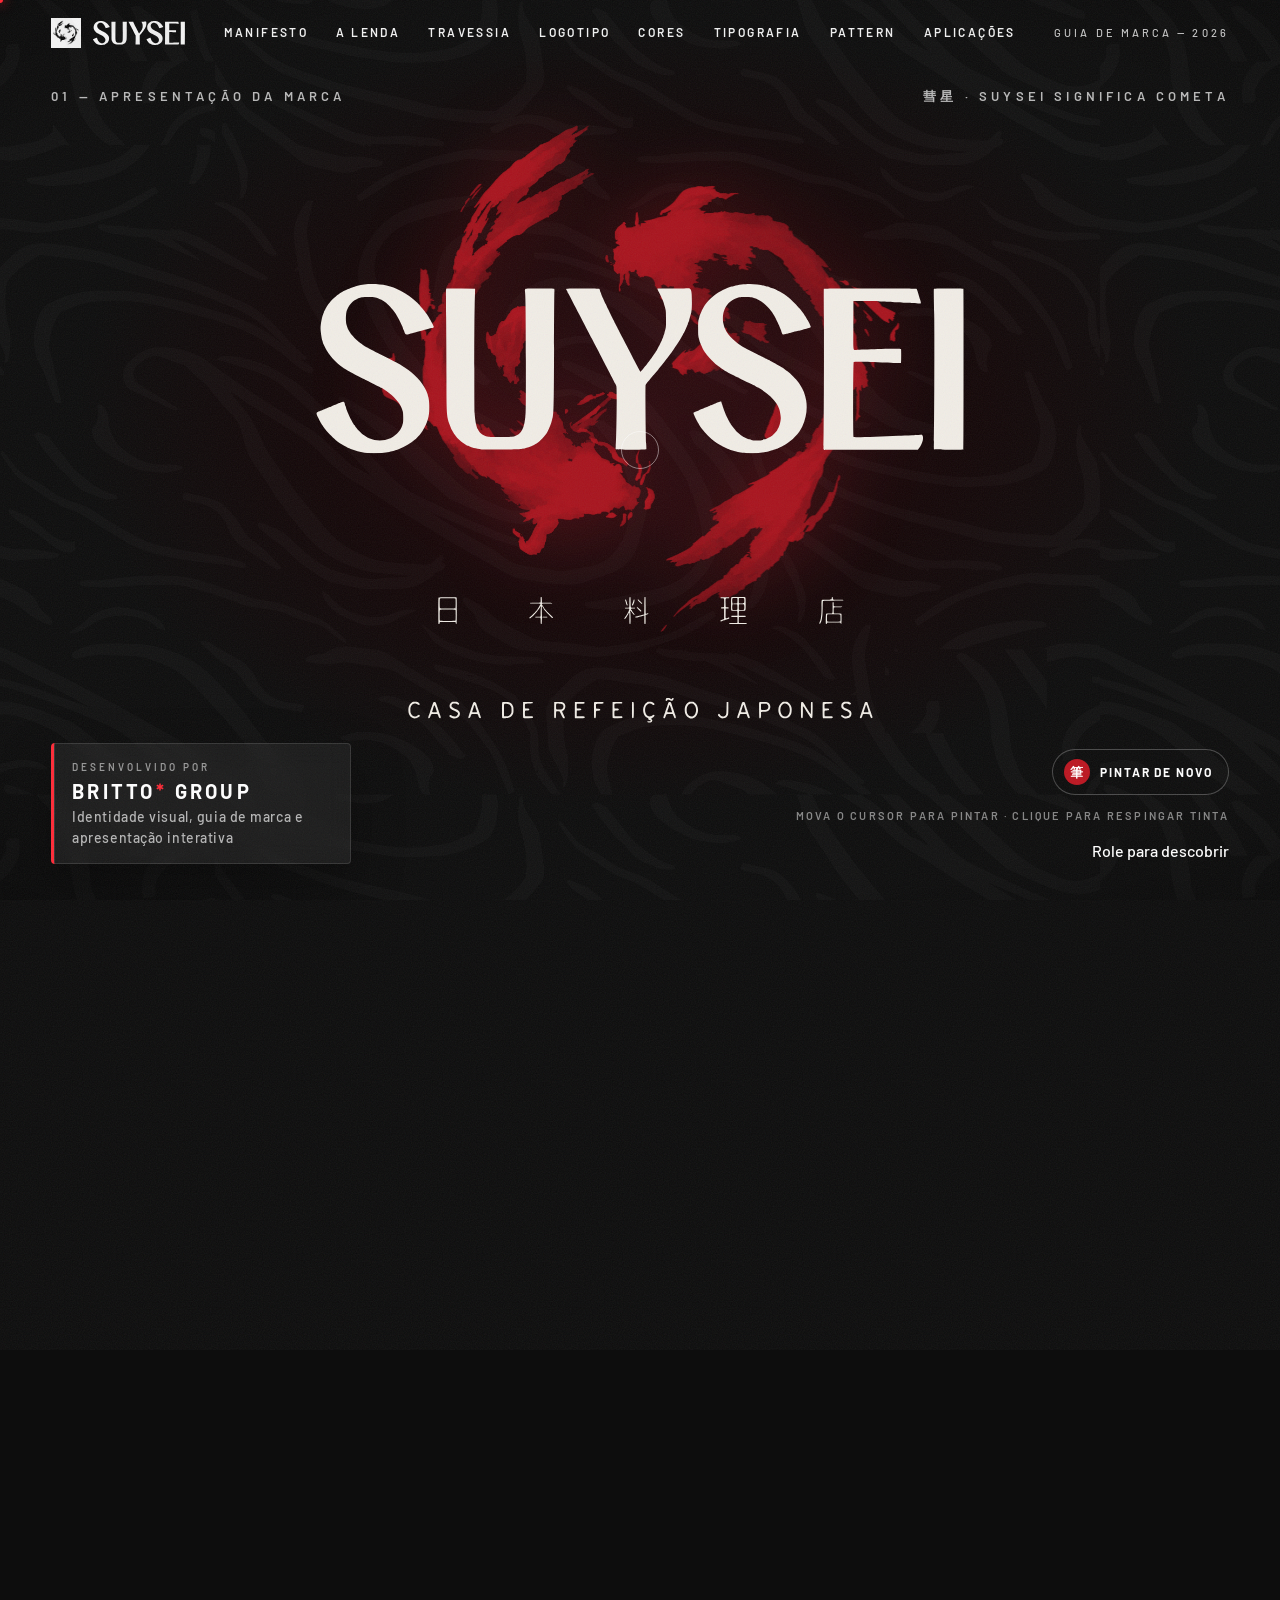
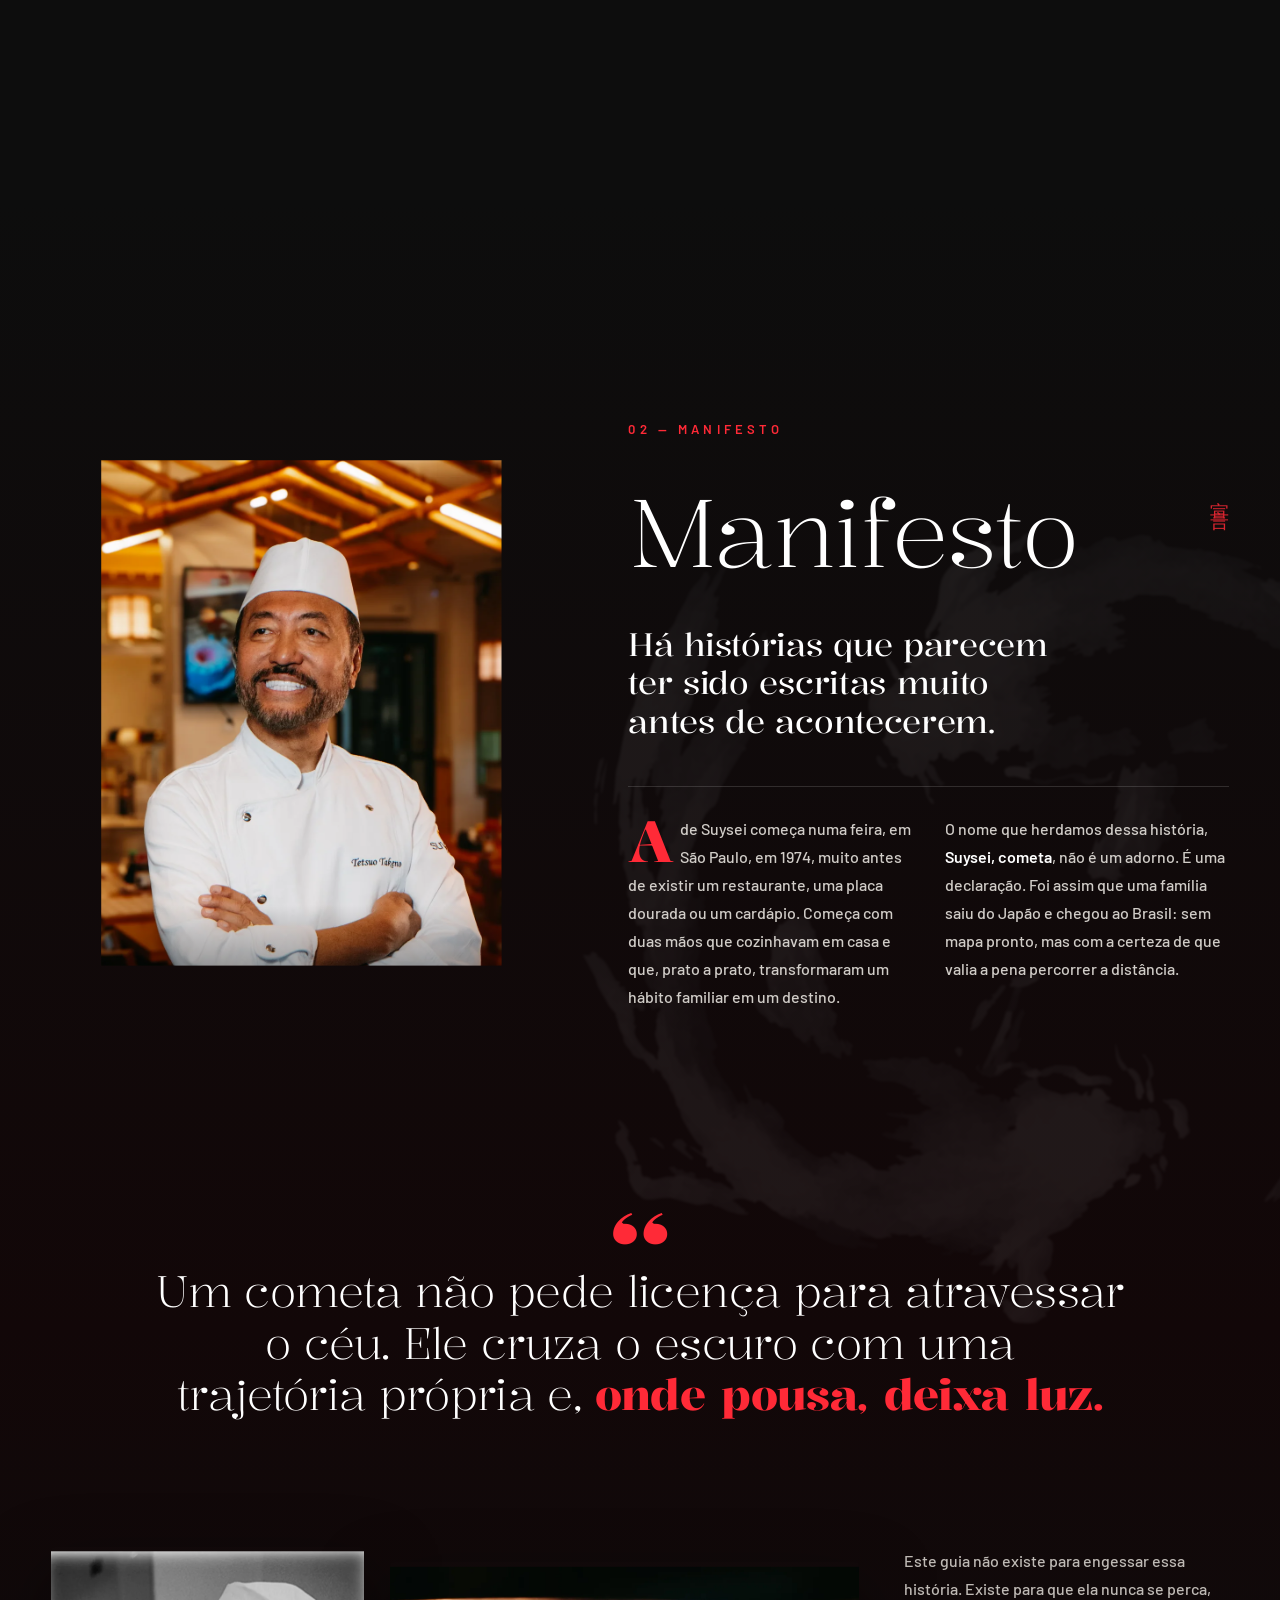
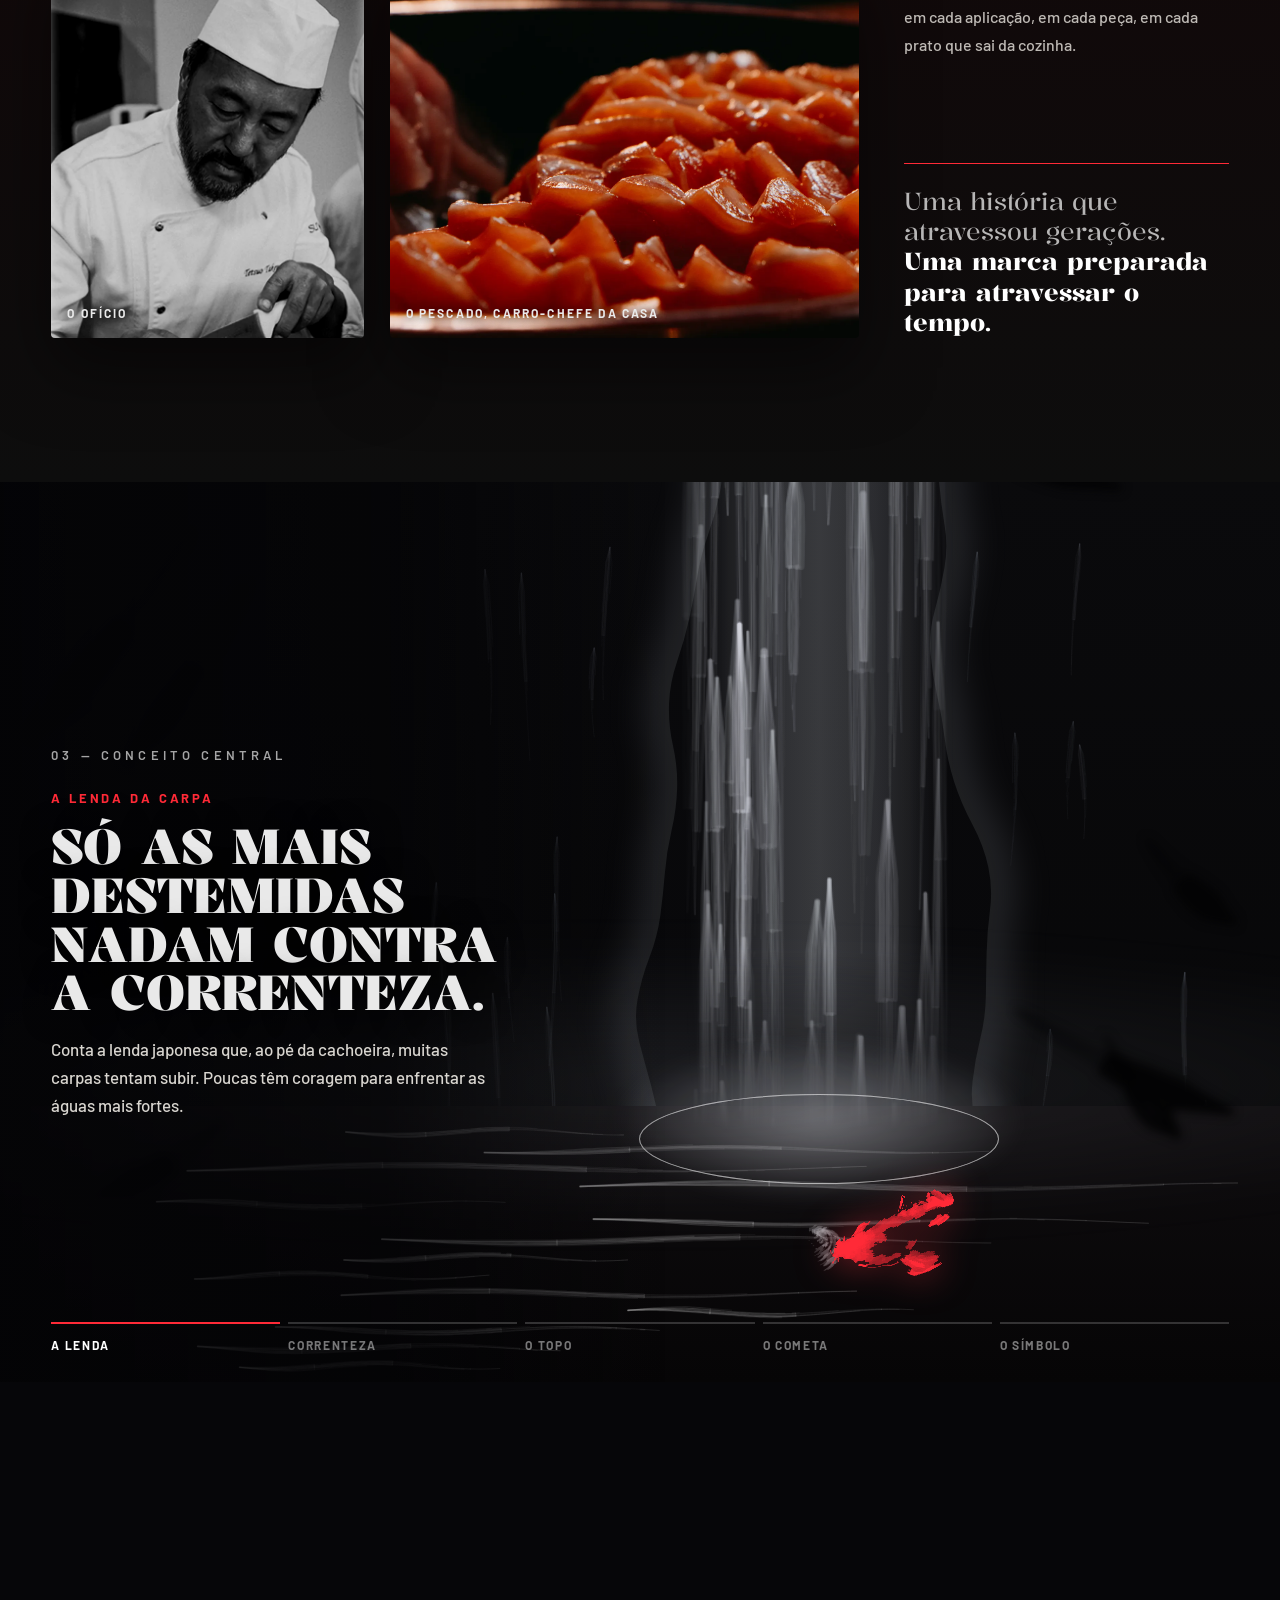
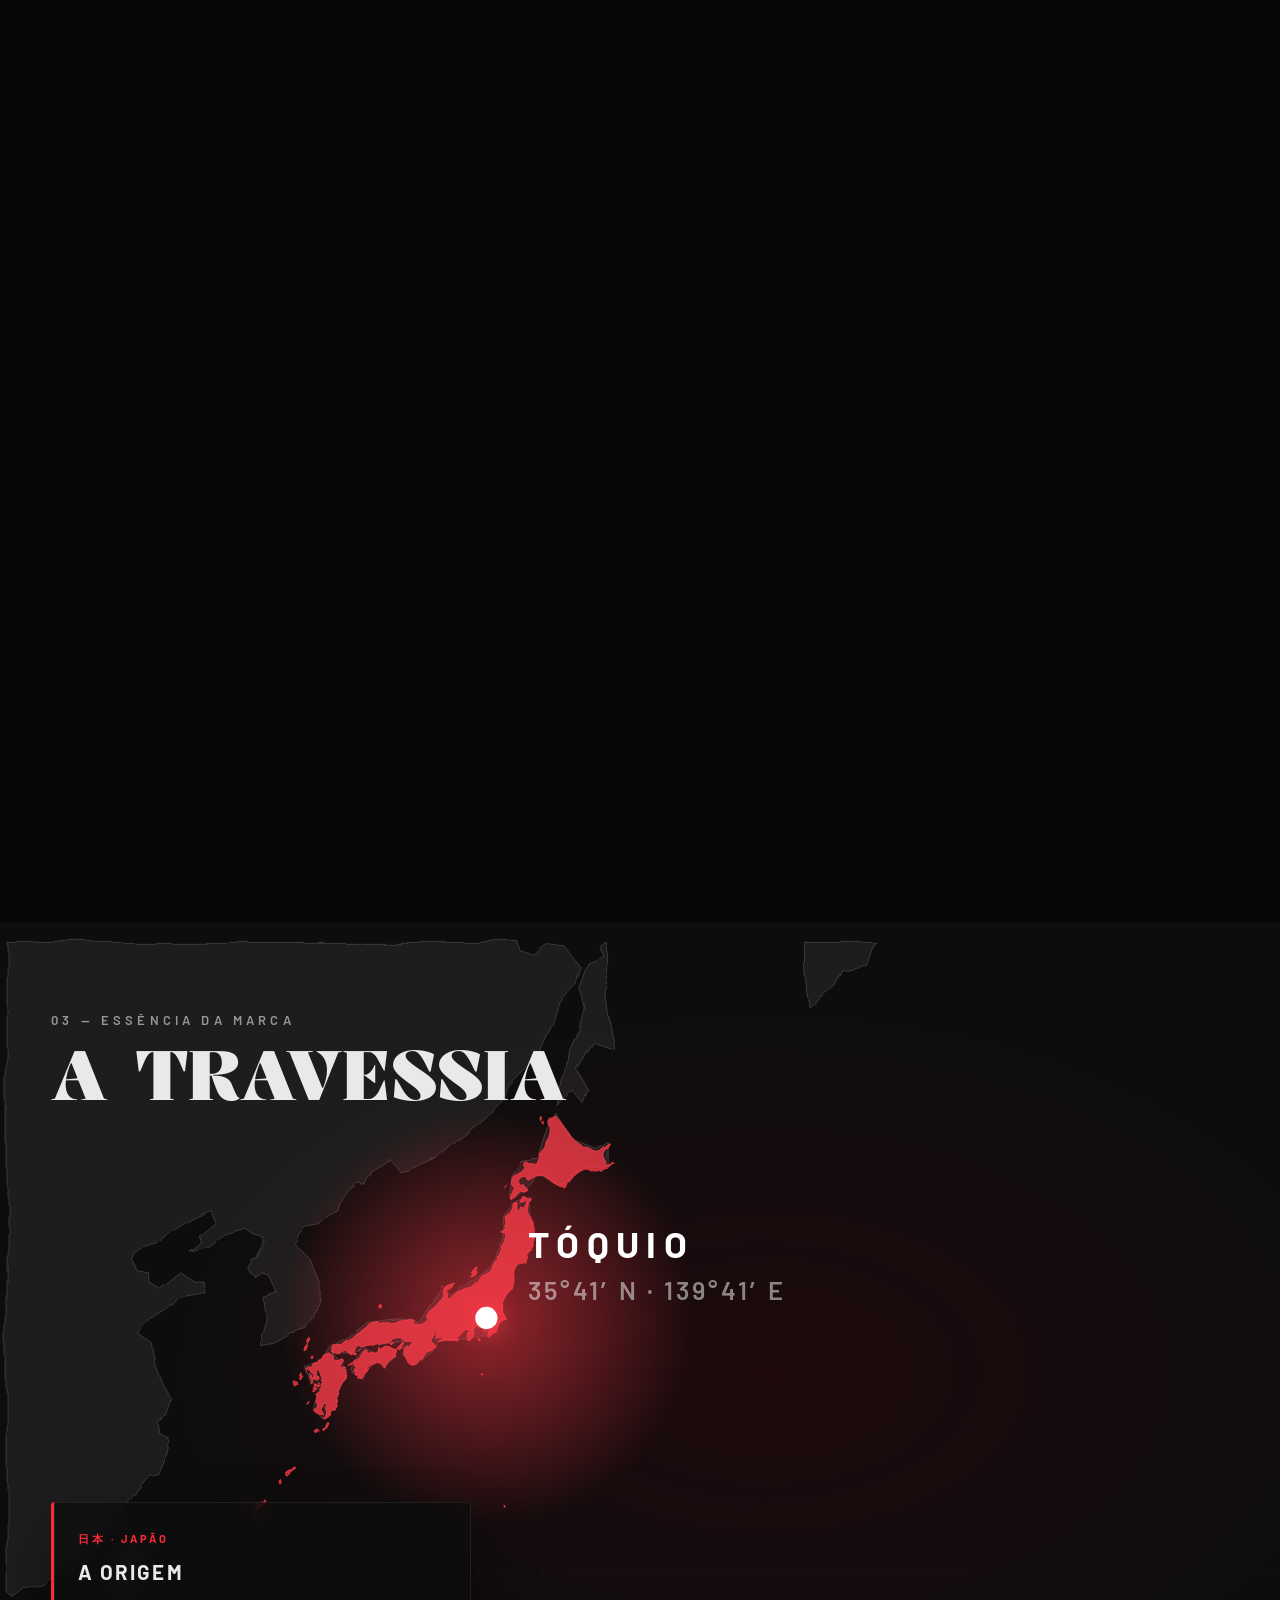
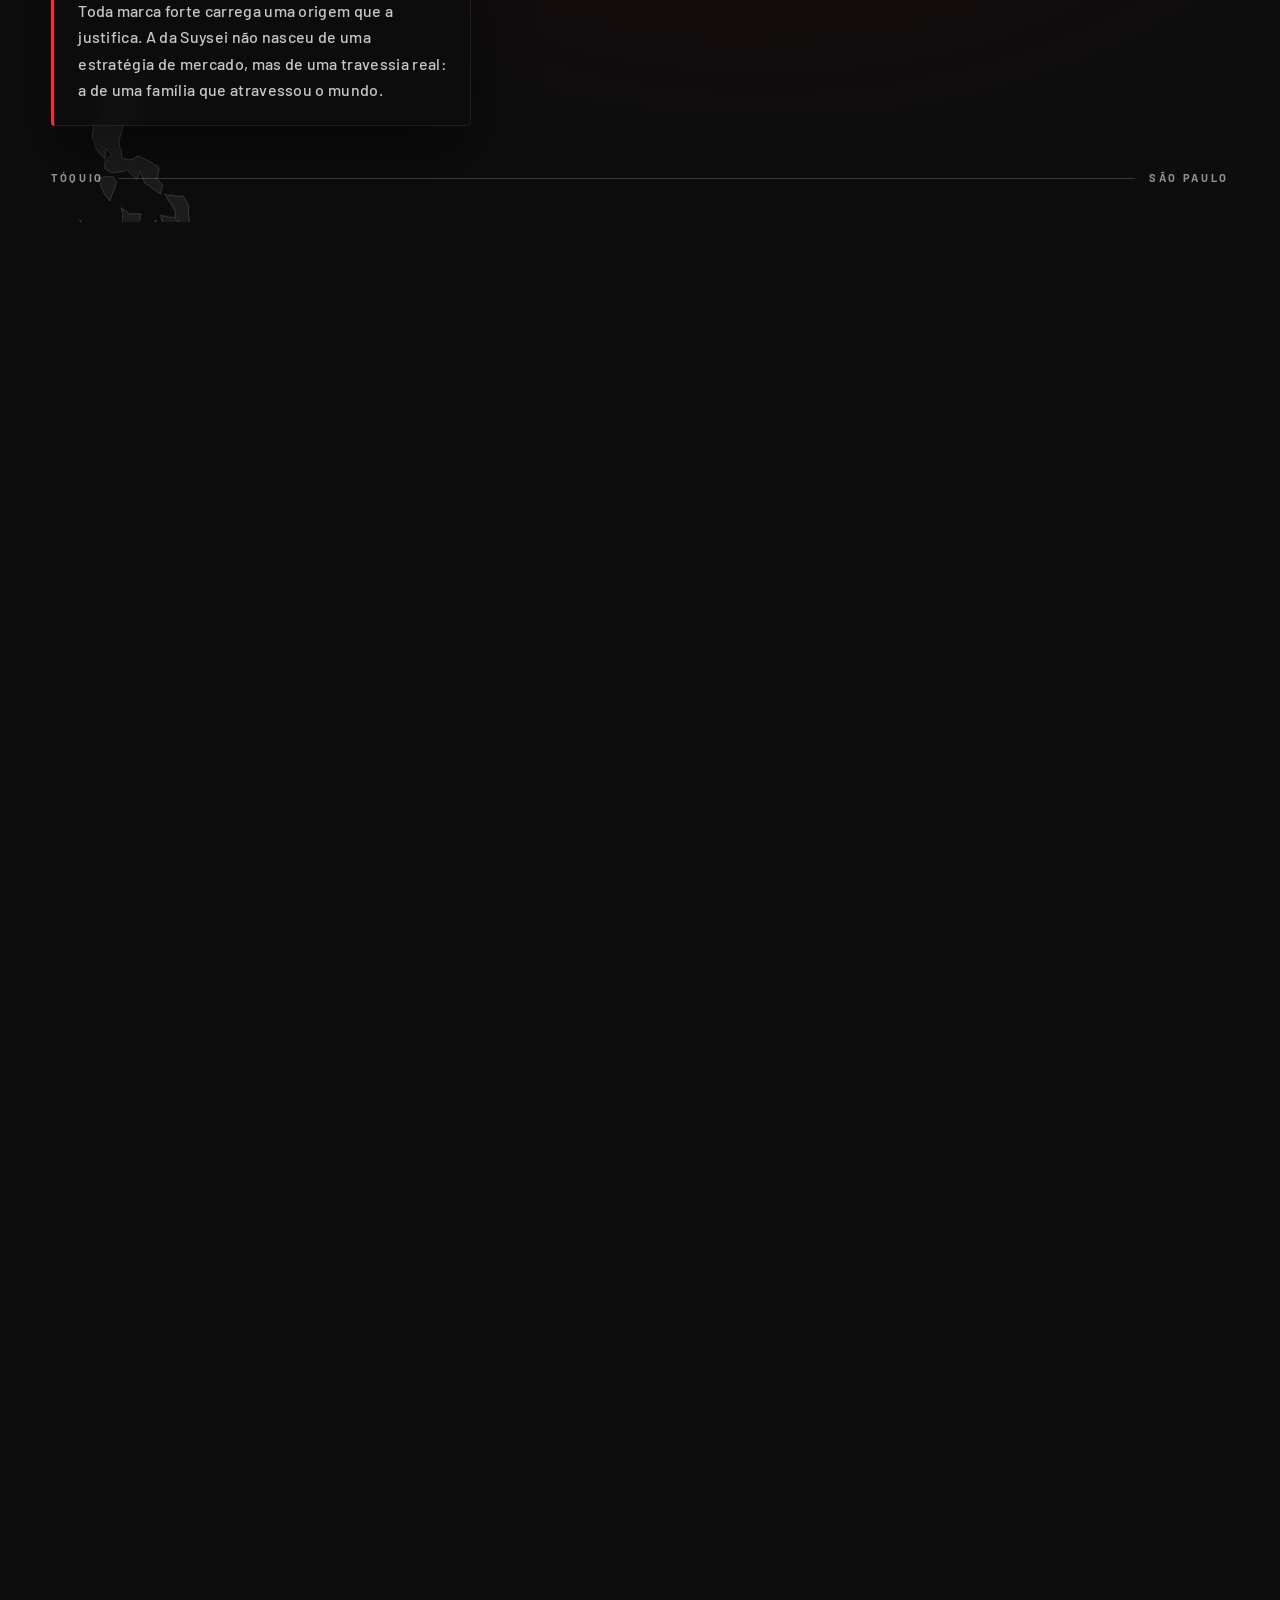
<file: index.html>
<!doctype html>
<html lang="pt-BR">
<head>
  <meta charset="utf-8">
  <meta name="viewport" content="width=device-width, initial-scale=1">
  <title>Suysei — Apresentação da Marca</title>
  <meta name="description" content="Apresentação interativa da marca Suysei — Casa de Refeição Japonesa. A força que cruza o universo. A perseverança que vence as correntezas.">
  <meta name="theme-color" content="#0d0d0d">
  <link rel="icon" href="assets/img/brand/favicon.png" type="image/png">
  <link rel="preconnect" href="https://fonts.googleapis.com">
  <link rel="preconnect" href="https://fonts.gstatic.com" crossorigin>
  <link href="https://fonts.googleapis.com/css2?family=Barlow:wght@400;500;600;700&family=Kalnia:wght@300;400;600;700&display=swap" rel="stylesheet">
  <link rel="stylesheet" href="assets/css/style.css">
  <script type="importmap">
    {
      "imports": {
        "three": "./assets/vendor/three.module.min.js",
        "three/addons/": "./assets/vendor/jsm/"
      }
    }
  </script>
</head>
<body class="is-loading">

  <!-- ============ LOADER ============ -->
  <div class="loader" id="loader" aria-hidden="true">
    <div class="loader__koi"></div>
    <div class="loader__count"><span id="loader-num">0</span><small>%</small></div>
    <div class="loader__caption">彗星 · Suysei significa cometa</div>
  </div>

  <!-- ============ CURSOR / FX ============ -->
  <div class="cursor" aria-hidden="true"><div class="cursor__dot"></div><div class="cursor__ring"><span class="cursor__label"></span></div></div>
  <div class="grain" aria-hidden="true"></div>
  <div class="progress" aria-hidden="true"><span></span></div>

  <!-- ============ NAV ============ -->
  <header class="nav" id="nav">
    <a href="#hero" class="nav__brand" data-magnetic aria-label="Suysei — início">
      <span class="nav__seal" aria-hidden="true"><i class="koi-mask"></i></span>
      <span class="nav__word" data-wordmark></span>
    </a>
    <nav class="nav__links" aria-label="Seções">
      <a href="#manifesto" data-magnetic>Manifesto</a>
      <a href="#lenda" data-magnetic>A lenda</a>
      <a href="#historia" data-magnetic>Travessia</a>
      <a href="#versoes" data-magnetic>Logotipo</a>
      <a href="#cores" data-magnetic>Cores</a>
      <a href="#tipografia" data-magnetic>Tipografia</a>
      <a href="#padronagem" data-magnetic>Pattern</a>
      <a href="#aplicacoes" data-magnetic>Aplicações</a>
    </nav>
    <span class="nav__meta">Guia de Marca — 2026</span>
  </header>

  <main id="smooth">

    <!-- ============ 1. ABERTURA — pintura sumi-ê sobre o escuro ============ -->
    <section class="hero" id="hero">
      <div class="hero__sticky">
        <canvas class="hero__ink" id="hero-ink" aria-hidden="true"></canvas>
        <div class="hero__top">
          <span class="eyebrow">01 — Apresentação da marca</span>
          <span class="eyebrow">彗星 · Suysei significa cometa</span>
        </div>

        <h1 class="hero__logo lc" id="hero-logo" aria-label="Suysei — Casa de Refeição Japonesa, 日本料理店">
          <canvas class="lc__koi" id="hero-koi" aria-hidden="true"></canvas>
          <span class="lc__word" data-wordmark data-split-letters></span>
          <span class="lc__kanji" data-kanji-chars></span>
          <span class="lc__casa" data-casa></span>
        </h1>

        <a class="credit" href="#britto" data-magnetic>
          <span class="credit__label">Desenvolvido por</span>
          <span class="credit__name">BRITTO<i>*</i> GROUP</span>
          <span class="credit__desc">Identidade visual, guia de marca e apresentação interativa</span>
        </a>

        <div class="hero__bottom">
          <button class="hero__replay" id="hero-replay" data-magnetic><span aria-hidden="true">筆</span>Pintar de novo</button>
          <p class="hero__hint">Mova o cursor para pintar · clique para respingar tinta</p>
          <div class="scroll-hint" aria-hidden="true"><span></span>Role para descobrir</div>
        </div>
      </div>
    </section>

    <!-- ============ 2. MANIFESTO ============ -->
    <section class="mani" id="manifesto">
      <div class="mani__koi" aria-hidden="true"></div>
      <div class="mani__grid">
        <figure class="mani__portrait">
          <div class="mani__portrait-img" data-parallax="-7"><img src="assets/img/story/tetsuo-retrato.webp" alt="Tetsuo Takeno de dólmã branco, braços cruzados e sorrindo no salão do Suysei" width="1300" height="1823" loading="lazy"></div>
          <figcaption><b>Tetsuo Takeno</b>À frente da casa</figcaption>
        </figure>
        <div class="mani__text">
          <span class="eyebrow">02 — Manifesto</span>
          <h2 class="mani__title"><span class="mani__jp" aria-hidden="true">宣言</span><span data-split-chars>Manifesto</span></h2>
          <p class="mani__lead" data-reveal>Há histórias que parecem ter sido escritas muito antes de acontecerem.</p>
          <div class="mani__cols">
            <p class="mani__first" data-reveal>A de Suysei começa numa feira, em São Paulo, em 1974, muito antes de existir um restaurante, uma placa dourada ou um cardápio. Começa com duas mãos que cozinhavam em casa e que, prato a prato, transformaram um hábito familiar em um destino.</p>
            <p data-reveal>O nome que herdamos dessa história, <b>Suysei, cometa</b>, não é um adorno. É uma declaração. Foi assim que uma família saiu do Japão e chegou ao Brasil: sem mapa pronto, mas com a certeza de que valia a pena percorrer a distância.</p>
          </div>
        </div>
      </div>
      <blockquote class="mani__quote" data-reveal>
        <p>Um cometa não pede licença para atravessar o céu. Ele cruza o escuro com uma trajetória própria e, <em>onde pousa, deixa luz.</em></p>
      </blockquote>
      <div class="mani__strip">
        <figure class="mani__photo" data-parallax-wrap><div data-parallax="-8"><img src="assets/img/story/tetsuo-bw.webp" alt="Tetsuo Takeno finalizando um prato, em preto e branco" loading="lazy"></div><figcaption>O ofício</figcaption></figure>
        <figure class="mani__photo mani__photo--wide"><div data-parallax="-8"><img src="assets/img/story/salmao.webp" alt="Fatias de salmão empilhadas em uma travessa escura" loading="lazy"></div><figcaption>O pescado, carro-chefe da casa</figcaption></figure>
        <div class="mani__close">
          <p data-reveal>Este guia não existe para engessar essa história. Existe para que ela nunca se perca, em cada aplicação, em cada peça, em cada prato que sai da cozinha.</p>
          <p class="mani__sign" data-reveal>Uma história que atravessou gerações. <span>Uma marca preparada para atravessar o tempo.</span></p>
        </div>
      </div>
    </section>

    <!-- ============ 3. A LENDA — cena imersiva em paralaxe ============ -->
    <section class="legend" id="lenda">
      <div class="legend__pin">
        <div class="lscene" aria-hidden="true"></div>
        <div class="legend__shade" aria-hidden="true"></div>
        <div class="legend__copy">
          <span class="eyebrow">03 — Conceito central</span>
          <ol class="legend__chapters">
            <li class="lchap is-active"><span class="lchap__k">A lenda da carpa</span><h2>Só as mais destemidas nadam contra a correnteza.</h2><p>Conta a lenda japonesa que, ao pé da cachoeira, muitas carpas tentam subir. Poucas têm coragem para enfrentar as águas mais fortes.</p></li>
            <li class="lchap"><span class="lchap__k">Contra a correnteza</span><h2>A perseverança que vence as correntezas.</h2><p>Chegar a um novo mundo exige coragem. Como a carpa, a família enfrentou a força da água: o trabalho duro, as dificuldades vencidas no Brasil, a decisão de nunca desistir.</p></li>
            <li class="lchap"><span class="lchap__k">A carpa que sobe</span><h2>Cada salto vence a força da água.</h2><p>Ela não espera a correnteza ceder: salta, escorrega, tenta de novo. A carpa que alcança o alto da cachoeira é a prosperidade conquistada, a prova de que todo o esforço valeu a pena.</p></li>
            <li class="lchap"><span class="lchap__k">彗星 · Suysei significa cometa</span><h2>A força que cruza o universo.</h2><p>O nome carrega a luz de um cometa. Ao deixar o Japão, a família iniciou uma travessia que rompeu fronteiras, cruzando o mundo em busca de um novo destino.</p></li>
            <li class="lchap"><span class="lchap__k">O símbolo</span><h2>No alto, a carpa vira símbolo.</h2><p>Ela se curva e encontra a outra metade: a carpa que sobe, a força que conquista; a carpa que desce, a gratidão às raízes. Em movimento contínuo, as duas desenham a cauda luminosa do cometa.</p></li>
          </ol>
        </div>
        <nav class="legend__nav" aria-label="Capítulos da lenda">
          <button>A lenda</button><button>Correnteza</button><button>O topo</button><button>O cometa</button><button>O símbolo</button>
        </nav>
      </div>
    </section>

    <!-- ============ 3. A TRAVESSIA — o cometa do Japão ao Brasil, depois a linha do tempo ============ -->
    <section class="journey" id="historia">
      <div class="journey__pin">
        <div class="journey__map" id="journey-map" aria-hidden="true"></div>
        <canvas class="journey__trail" id="journey-trail" aria-hidden="true"></canvas>
        <div class="journey__head">
          <span class="eyebrow">03 — Essência da marca</span>
          <h2 class="journey__title">A travessia</h2>
        </div>
        <ol class="journey__steps" id="journey-steps">
          <li class="jstep is-active" data-at="0">
            <span class="jstep__k">日本 · Japão</span>
            <h3>A origem</h3>
            <p>Toda marca forte carrega uma origem que a justifica. A da Suysei não nasceu de uma estratégia de mercado, mas de uma travessia real: a de uma família que atravessou o mundo.</p>
          </li>
          <li class="jstep" data-at=".14">
            <span class="jstep__k">O Pacífico</span>
            <h3>A travessia</h3>
            <p>Ao deixar o Japão, a família iniciou uma travessia que rompeu fronteiras, cruzando o mundo como um cometa que atravessa o céu escuro em busca de um novo destino.</p>
          </li>
          <li class="jstep" data-at=".4">
            <span class="jstep__k">Brasil · São Paulo</span>
            <h3>Onde pousa, deixa luz</h3>
            <p>A chegada a um novo mundo exige coragem. É aqui que o cometa encontra seu lugar.</p>
          </li>
        </ol>
        <div class="tl" id="journey-tl">
          <span class="tl__line" aria-hidden="true"><b id="tl-line"></b></span>
          <ol class="tl__track" id="tl-track">
          <li class="tl__item"><span class="tl__dot" aria-hidden="true"></span><span class="tl__k">1974</span><div class="tl__card"><img src="assets/img/story/h-1974.webp" alt="Feira livre em São Paulo, em 1974" loading="lazy"><h3>Uma feira em São Paulo</h3><p>Tudo começa longe de um restaurante: numa feira, com um casal que cozinha em casa, com as próprias mãos, para a própria família.</p></div></li>
          <li class="tl__item"><span class="tl__dot" aria-hidden="true"></span><span class="tl__k">Os primeiros passos</span><div class="tl__card"><img src="assets/img/story/h-primeiros.webp" alt="O casal fundador vestido com quimonos, sob cerejeiras" loading="lazy"><h3>A virada para o japonês</h3><p>A cozinha da família encontra suas raízes: a culinária japonesa, feita com a disciplina e o cuidado de quem a aprendeu em casa.</p></div></li>
          <li class="tl__item"><span class="tl__dot" aria-hidden="true"></span><span class="tl__k">Take away</span><div class="tl__card"><img src="assets/img/story/h-takeaway.webp" alt="Balcão de sushi para viagem com a placa “Sushi de qualidade para todos! 1974”" loading="lazy"><h3>O nascimento do take away</h3><p>Para popularizar o sushi, a mãe cria o hábito do take away. A procura cresce, e o que era um hábito familiar vira um negócio.</p></div></li>
          <li class="tl__item"><span class="tl__dot" aria-hidden="true"></span><span class="tl__k">O nome</span><div class="tl__card"><img src="assets/img/story/h-nome.webp" alt="Duas crianças da família em foto antiga em sépia" loading="lazy"><h3>Suysei, o cometa</h3><p>O pai escolhe o nome. Suysei significa cometa: uma homenagem à própria travessia da família, com direção, luz e determinação.</p></div></li>
          <li class="tl__item"><span class="tl__dot" aria-hidden="true"></span><span class="tl__k">Hoje</span><div class="tl__card"><img src="assets/img/story/h-hoje.webp" alt="Tetsuo segurando bandejas de sushi e sashimi no salão do Suysei" loading="lazy"><h3>Original, não gourmet</h3><p>O pescado é o carro-chefe da casa. A cozinha não busca ser gourmet: busca ser original, feita por um japonês de verdade, com raízes na tradição.</p></div></li>
          </ol>
        </div>
        <div class="journey__progress" aria-hidden="true"><span class="journey__from">Tóquio</span><i><b id="journey-bar"></b></i><span class="journey__to">São Paulo</span></div>
      </div>
    </section>

    <!-- ============ 8. VERSÕES ============ -->
    <section class="versions" id="versoes">
      <div class="versions__head">
        <div>
          <span class="eyebrow">04 — Logotipo</span>
          <h2 class="display" data-split-chars>Variações</h2>
        </div>
        <p data-reveal>A Suysei possui quatro construções de logotipo, pensadas para situações diferentes de espaço, suporte e leitura. Todas compartilham os mesmos três elementos — símbolo, wordmark e assinatura bilíngue — apenas reorganizados. E todas existem em duas cores de fundo: positiva e negativa.</p>
      </div>
      <div class="versions__ui">
        <div class="tabs" role="tablist" aria-label="Versões do logotipo">
          <button role="tab" class="tab is-active" data-version="selo" data-magnetic>Selo</button>
          <button role="tab" class="tab" data-version="centralizada" data-magnetic>Centralizada</button>
          <button role="tab" class="tab" data-version="estendida" data-magnetic>Estendida</button>
          <button role="tab" class="tab" data-version="tipografica" data-magnetic>Tipográfica</button>
        </div>
        <button class="toggle" id="mode-toggle" aria-pressed="false" data-magnetic><span class="toggle__knob"></span><span class="toggle__a">Positiva</span><span class="toggle__b">Negativa</span></button>
      </div>
      <div class="versions__board">
        <div class="versions__canvas" id="version-canvas" data-tilt="soft">
          <div class="logo logo--selo is-active" data-logo="selo">
            <div class="logo__seal"><i class="koi-mask"></i></div>
            <div class="logo__word" data-wordmark></div>
            <div class="logo__line"><span data-casa></span><em>•</em><span data-kanji></span></div>
          </div>
          <div class="logo logo--centralizada" data-logo="centralizada">
            <div class="lc">
              <span class="lc__koi koi-mask"></span>
              <span class="lc__word" data-wordmark></span>
              <span class="lc__kanji" data-kanji-spaced></span>
              <span class="lc__casa" data-casa></span>
            </div>
          </div>
          <div class="logo logo--estendida" data-logo="estendida">
            <div class="le">
              <span class="le__vk" data-kanji-vertical></span>
              <span class="le__koi koi-mask"></span>
              <span class="le__suy" data-wordmark-part="0"></span>
              <span class="le__sei" data-wordmark-part="1"></span>
              <span class="le__casa" data-casa></span>
            </div>
          </div>
          <div class="logo logo--tipografica" data-logo="tipografica">
            <div class="logo__casa" data-casa></div>
            <div class="logo__word" data-wordmark></div>
            <div class="logo__kanji" data-kanji-spaced></div>
          </div>
        </div>
        <div class="versions__info" aria-live="polite">
          <span class="badge">Quando usar</span>
          <h3 id="version-title">Selo</h3>
          <p id="version-desc"></p>
          <p id="version-use" class="versions__use"></p>
        </div>
      </div>
    </section>

    <!-- ============ 9. USO CORRETO ============ -->
    <section class="usage" id="uso">
      <div class="usage__head">
        <span class="eyebrow">05 — Uso correto × incorreto</span>
        <h2 class="display">Respeite o traço</h2>
        <p class="usage__hint">Passe o mouse (ou toque) para ver o que <b>não</b> fazer.</p>
      </div>
      <div class="usage__grid">
        <article class="ucard" tabindex="0">
          <div class="ucard__inner">
            <div class="ucard__face ucard__face--ok"><div class="ucard__art ucard__art--solid"><div class="lc lc--mini on-red"><span class="lc__koi koi-mask"></span><span class="lc__word" data-wordmark></span><span class="lc__kanji" data-kanji-spaced></span><span class="lc__casa" data-casa></span></div></div><p><i>✓</i>Aplicar o logotipo em cor sólida e chapada, exatamente como no arquivo oficial.</p></div>
            <div class="ucard__face ucard__face--no"><div class="ucard__art ucard__art--fx"><div class="lc lc--mini fx"><span class="lc__koi koi-mask"></span><span class="lc__word" data-wordmark></span><span class="lc__kanji" data-kanji-spaced></span><span class="lc__casa" data-casa></span></div></div><p><i>✕</i>Adicionar sombra, contorno, brilho, gradiente ou qualquer efeito de profundidade ao símbolo ou ao wordmark.</p></div>
          </div>
        </article>
        <article class="ucard" tabindex="0">
          <div class="ucard__inner">
            <div class="ucard__face ucard__face--ok"><div class="ucard__art"><div class="mini-selo"></div></div><p><i>✓</i>Usar apenas as cores da paleta oficial (vermelho Suysei, preto, off-white, dourado).</p></div>
            <div class="ucard__face ucard__face--no"><div class="ucard__art"><div class="mini-selo green"></div></div><p><i>✕</i>Recolorir o logotipo com cores fora da paleta, incluindo tons “aproximados” feitos no olho.</p></div>
          </div>
        </article>
        <article class="ucard" tabindex="0">
          <div class="ucard__inner">
            <div class="ucard__face ucard__face--ok"><div class="ucard__art ucard__art--light"><div class="lc lc--mini"><span class="lc__koi koi-mask"></span><span class="lc__word" data-wordmark></span><span class="lc__kanji" data-kanji-spaced></span><span class="lc__casa" data-casa></span></div></div><p><i>✓</i>Usar a versão positiva (preta/vermelha) sobre fundos claros e a negativa (branca) sobre fundos escuros.</p></div>
            <div class="ucard__face ucard__face--no"><div class="ucard__art ucard__art--grey"><div class="lc lc--mini low"><span class="lc__koi koi-mask"></span><span class="lc__word" data-wordmark></span><span class="lc__kanji" data-kanji-spaced></span><span class="lc__casa" data-casa></span></div></div><p><i>✕</i>Aplicar a versão positiva sobre fundo escuro (ou a negativa sobre fundo claro), perdendo contraste e legibilidade.</p></div>
          </div>
        </article>
        <article class="ucard" tabindex="0">
          <div class="ucard__inner">
            <div class="ucard__face ucard__face--ok"><div class="ucard__art ucard__art--light"><div class="lc lc--mini"><span class="lc__koi koi-mask"></span><span class="lc__word" data-wordmark></span><span class="lc__kanji" data-kanji-spaced></span><span class="lc__casa" data-casa></span></div></div><p><i>✓</i>Manter as proporções originais, redimensionando sempre a partir dos cantos (proporção travada).</p></div>
            <div class="ucard__face ucard__face--no"><div class="ucard__art ucard__art--light"><div class="lc lc--mini squash"><span class="lc__koi koi-mask"></span><span class="lc__word" data-wordmark></span><span class="lc__kanji" data-kanji-spaced></span><span class="lc__casa" data-casa></span></div></div><p><i>✕</i>Esticar, achatar, inclinar ou distorcer o símbolo e o wordmark para “encaixar” num espaço.</p></div>
          </div>
        </article>
      </div>
    </section>

    <!-- ============ 10. CORES ============ -->
    <section class="colors" id="cores">
      <div class="colors__head">
        <span class="eyebrow">06 — Paleta oficial</span>
        <h2 class="display" data-split-chars>Cores</h2>
        <p data-reveal>Quatro cores, nenhuma aproximação. Clique em uma cor para copiar o código.</p>
      </div>
      <div class="colors__row">
        <button class="swatch swatch--red" data-hex="#BC1621" data-magnetic>
          <span class="swatch__koi koi-mask"></span>
          <span class="swatch__name">Vermelho Suysei</span>
          <span class="swatch__codes">HEX #BC1621<br>RGB 188 22 33</span>
          <span class="swatch__desc">O calor e a força do cometa.</span>
        </button>
        <button class="swatch swatch--black" data-hex="#0D0D0D" data-magnetic>
          <span class="swatch__koi koi-mask"></span>
          <span class="swatch__name">Preto Nanquim</span>
          <span class="swatch__codes">HEX #0D0D0D<br>RGB 13 13 13</span>
          <span class="swatch__desc">O céu escuro que o cometa atravessa.</span>
        </button>
        <button class="swatch swatch--off" data-hex="#E9E9E9" data-magnetic>
          <span class="swatch__koi koi-mask"></span>
          <span class="swatch__name">Off-white</span>
          <span class="swatch__codes">HEX #E9E9E9<br>RGB 233 233 233</span>
          <span class="swatch__desc">O papel, o vazio e o respiro.</span>
        </button>
        <button class="swatch swatch--gold" data-hex="#C9A45C" data-magnetic>
          <span class="swatch__koi koi-mask"></span>
          <span class="swatch__name">Dourado</span>
          <span class="swatch__codes">HEX #C9A45C<br>RGB 201 164 92</span>
          <span class="swatch__desc">A prosperidade de quem vence a correnteza.</span>
        </button>
      </div>
      <div class="toast" id="toast" role="status"></div>
    </section>

    <!-- ============ 7. TIPOGRAFIA ============ -->
    <section class="typo" id="tipografia">
      <div class="typo__head">
        <div>
          <span class="eyebrow">07 — Tipografia</span>
          <h2 class="display" data-split-chars>Tipografia</h2>
        </div>
        <p data-reveal>Três vozes que nunca se misturam: o wordmark desenhado para a marca, uma display de impacto para títulos e uma sem serifa disciplinada para tudo que acompanha. O japonês aparece sempre como assinatura, nunca como enfeite.</p>
      </div>
      <div class="typo__grid">
        <article class="tcardx tcardx--word">
          <span class="tcardx__k">Wordmark</span>
          <div class="tcardx__specimen" data-wordmark></div>
          <h3>Lettering exclusivo</h3>
          <p>Desenhado para a Suysei, com cortes retos e terminações firmes. Não é uma fonte: use sempre o arquivo oficial do logotipo.</p>
        </article>
        <article class="tcardx tcardx--display">
          <span class="tcardx__k">Títulos</span>
          <div class="tcardx__big" aria-hidden="true">Aa</div>
          <h3>Kalnia</h3>
          <p>Display de alto contraste com terminações em cunha, sempre em caixa alta. Para títulos, aberturas e frases de destaque.</p>
          <p class="tcardx__glyphs" aria-hidden="true">A B C D E F G H I J K L M N O P Q R S T U V W X Y Z<br>0 1 2 3 4 5 6 7 8 9 · Ç Ã É Õ</p>
        </article>
        <article class="tcardx tcardx--text">
          <span class="tcardx__k">Textos e assinatura</span>
          <div class="tcardx__big" aria-hidden="true">Aa</div>
          <h3>Barlow</h3>
          <p>Sem serifa de desenho técnico e leitura limpa. Em caixa alta com espaçamento largo nas assinaturas; em peso médio no texto corrido.</p>
          <p class="tcardx__glyphs" aria-hidden="true">A B C D E F G H I J K L M N O P Q R S T U V W X Y Z<br>a b c d e f g h i j k l m n o p q r s t u v w x y z</p>
        </article>
        <article class="tcardx tcardx--jp">
          <span class="tcardx__k">Japonês</span>
          <div class="tcardx__specimen tcardx__specimen--jp" data-kanji></div>
          <h3>日本料理店</h3>
          <p>“Casa de refeição japonesa”. Acompanha a assinatura, espaçado e em peso leve. Não se traduz e não se recria em outra fonte.</p>
        </article>
      </div>
      <div class="typetester">
        <div class="typetester__ui">
          <label for="tt-text">Teste a hierarquia</label>
          <input id="tt-text" type="text" value="A força que cruza o universo" maxlength="60" autocomplete="off">
          <div class="typetester__opts" role="group" aria-label="Estilo">
            <button class="ttopt is-active" data-tt="display" aria-pressed="true">Título</button>
            <button class="ttopt" data-tt="sub" aria-pressed="false">Subtítulo</button>
            <button class="ttopt" data-tt="label" aria-pressed="false">Assinatura</button>
            <button class="ttopt" data-tt="body" aria-pressed="false">Texto</button>
          </div>
          <label for="tt-size">Tamanho<input id="tt-size" type="range" min="16" max="120" value="72"></label>
        </div>
        <p class="typetester__out" id="tt-out" data-tt="display">A força que cruza o universo</p>
        <dl class="typetester__spec" id="tt-spec"></dl>
      </div>
    </section>

    <!-- ============ 10b. PADRONAGEM ============ -->
    <section class="patternsec" id="padronagem">
      <div class="patternsec__head">
        <div>
          <span class="eyebrow">08 — Padronagem</span>
          <h2 class="display" data-split-chars>Pattern</h2>
        </div>
        <div class="patternsec__text">
          <p data-reveal>O pattern oficial da Suysei nasce do mesmo pincel que desenha as carpas: pinceladas cheias no meio e secas nas pontas, girando em redemoinhos. É a correnteza que a carpa enfrenta, transformada em textura.</p>
          <p data-reveal>Funciona como pano de fundo, nunca como protagonista. Aparece tom sobre tom em uniformes, embalagens e superfícies, e em vermelho sobre off-white nas peças de destaque.</p>
        </div>
      </div>
      <div class="patternlab">
        <div class="patternlab__stage" id="pattern-stage" data-cursor="Ilumine">
          <div class="patternlab__layer patternlab__layer--base"></div>
          <div class="patternlab__layer patternlab__layer--lit"></div>
          <div class="patternlab__seal lc" aria-hidden="true"><span class="lc__koi koi-mask"></span><span class="lc__word" data-wordmark></span><span class="lc__kanji" data-kanji-spaced></span><span class="lc__casa" data-casa></span></div>
        </div>
        <div class="patternlab__ui">
          <p class="patternlab__label" id="pattern-label">Tom sobre tom · preto</p>
          <div class="patternlab__swatches" role="group" aria-label="Combinações do pattern">
            <button class="pswatch is-active" data-bg="#0d0d0d" data-fg="#3a3a3a" data-ink="#e9e9e9" data-koi="#bc1621" data-name="Tom sobre tom · preto" aria-pressed="true"><i style="--a:#0d0d0d;--b:#3a3a3a"></i>Preto</button>
            <button class="pswatch" data-bg="#bc1621" data-fg="#9a0f19" data-ink="#ffffff" data-koi="#ffffff" data-name="Tom sobre tom · vermelho" aria-pressed="false"><i style="--a:#bc1621;--b:#8e0f18"></i>Vermelho</button>
            <button class="pswatch" data-bg="#e9e6e0" data-fg="#bc1621" data-ink="#111111" data-koi="#bc1621" data-name="Destaque · vermelho sobre off-white" aria-pressed="false"><i style="--a:#e9e6e0;--b:#bc1621"></i>Off-white</button>
            <button class="pswatch" data-bg="#e9e6e0" data-fg="#d2cdc4" data-ink="#111111" data-koi="#bc1621" data-name="Tom sobre tom · off-white" aria-pressed="false"><i style="--a:#e9e6e0;--b:#c9c3b8"></i>Papel</button>
          </div>
          <label class="patternlab__range" for="pattern-scale">Escala<input type="range" id="pattern-scale" min="360" max="1500" value="760"></label>
          <ul class="patternlab__rules">
            <li>Sempre em uma cor sólida, sem degradê.</li>
            <li>Nunca passa por cima do logotipo: o símbolo pede área livre.</li>
            <li>Na dúvida, tom sobre tom.</li>
          </ul>
        </div>
      </div>
      <div class="patternsec__apps">
        <figure data-lightbox tabindex="0"><img src="assets/img/mockups/dolma-black.webp" alt="Dólmã preto com o pattern na manga e carpa vermelha" loading="lazy"><figcaption>Dólmã · tom sobre tom</figcaption></figure>
        <figure data-lightbox tabindex="0"><img src="assets/img/mockups/papel-seda.webp" alt="Arte do papel seda de bandeja: pattern cinza sobre branco com selos vermelhos da Suysei" loading="lazy"><figcaption>Papel seda de bandeja · arte oficial</figcaption></figure>
        <figure data-lightbox tabindex="0"><img src="assets/img/mockups/caixa-delivery.webp" alt="Caixa de delivery preta com o pattern tom sobre tom" loading="lazy"><figcaption>Embalagem · fundo</figcaption></figure>
      </div>
    </section>

    <!-- ============ 11. PERSONALIDADE ============ -->
    <section class="persona" id="personalidade">
      <div class="persona__brush" aria-hidden="true" data-parallax="20"></div>
      <div class="persona__intro">
        <span class="eyebrow">09 — Atmosfera e personalidade</span>
        <h2 class="display display--xl" data-split-chars>Persona|lidade</h2>
        <h3 class="persona__claim" data-reveal>Tradição, disciplina e hospitalidade.</h3>
        <p data-reveal>A marca não busca ser contemporânea por moda, busca ser atemporal por história. É a união entre a força imparável de um cometa e a estabilidade de uma mesa farta em família. Não há pressa em ser a última tendência; há orgulho em ser a mesma verdade, servida geração após geração.</p>
      </div>
      <div class="voice">
        <div class="voice__text">
          <h3>Tom de voz</h3>
          <p data-reveal>A comunicação da Suysei fala como Tetsuo fala do próprio negócio: com simplicidade, orgulho e sem exageros. Frases diretas, curtas, que soam como quem domina o ofício e não precisa provar nada; porque a tradição já fala por si.</p>
        </div>
        <div class="voice__cols">
          <div class="voice__box voice__box--no" data-reveal><b>Evitar</b><span>Linguagem “gourmet”</span><span>Termos rebuscados</span><span>Promessas vazias</span><span>Urgência publicitária</span></div>
          <div class="voice__box voice__box--yes" data-reveal><b>Buscar</b><span>Afirmações de bastidor</span><span>Verdade</span><span>Herança</span><em>“Isso é tradição. Isso é Suysei.”</em></div>
        </div>
      </div>
      <div class="pillars">
        <h3 class="pillars__title">Território da <b>marca</b></h3>
        <div class="pillars__grid">
          <article class="pillar" data-tilt><span class="pillar__n">01</span><h4>Autenticidade sem artifícios</h4><p>Culinária “de verdade”, feita por mãos japonesas. O design foge de acabamentos industriais em favor de traços manuais e da estética sumi-ê. Nada aqui finge ser o que não é.</p></article>
          <article class="pillar" data-tilt><span class="pillar__n">02</span><h4>Minimalismo e precisão</h4><p>Inspirada na disciplina do manuseio do pescado, a marca usa espaço negativo e alto contraste, sem meios-tons, com a mesma clareza e sobriedade que Tetsuo mantém à frente da casa.</p></article>
          <article class="pillar" data-tilt><span class="pillar__n">03</span><h4>Acolhimento familiar</h4><p>O rigor da técnica convive com o calor do ambiente. Traços feitos à mão evocam o cuidado de quem coloca a mão na massa para servir encontros entre gerações.</p></article>
          <article class="pillar" data-tilt><span class="pillar__n">04</span><h4>Respeito à matéria-prima</h4><p>A sazonalidade e a variedade dos peixes são tratadas com a mesma reverência da caligrafia artesanal que compõe o universo da marca.</p></article>
        </div>
      </div>
    </section>

    <!-- ============ 10. APLICAÇÕES — por categoria ============ -->
    <section class="apps" id="aplicacoes">
      <div class="apps__head">
        <span class="eyebrow">10 — Aplicações</span>
        <h2 class="display" data-split-chars>A marca no dia a dia</h2>
        <p data-reveal>Cinco frentes, cada uma com seus pontos de contato. Na maioria das categorias, uma peça recriada em 3D para você girar e tocar.</p>
      </div>
      <nav class="apps__nav" aria-label="Categorias de aplicação">
        <a href="#ap-ambiente" data-magnetic><b>10.1</b>Ambiente</a>
        <a href="#ap-mesa" data-magnetic><b>10.2</b>Mesa e cardápios</a>
        <a href="#ap-embalagens" data-magnetic><b>10.3</b>Embalagens</a>
        <a href="#ap-uniformes" data-magnetic><b>10.4</b>Uniformes</a>
        <a href="#ap-papelaria" data-magnetic><b>10.5</b>Papelaria</a>
      </nav>
    </section>

    <section class="appcat appcat--ambiente" id="ap-ambiente">
      <header class="appcat__head">
        <span class="appcat__n">10.1</span>
        <h2 class="appcat__title">Ambiente</h2>
        <p class="appcat__desc">A casa veste a marca: fachada iluminada à noite, recepção em pedra escura, o noren na entrada e os quadros que contam a travessia do Japão ao Brasil.</p>
      </header>
      <div class="appcat__body">
        <div class="appcat__stage">
          <canvas data-stage="fachada,noren" data-cursor="Arraste"></canvas>
          <span class="appcat__badge">3D</span>
          <div class="appcat__objs" role="group" aria-label="Peças em 3D"><button class="aobj is-active" data-obj="0" aria-pressed="true">Fachada</button><button class="aobj" data-obj="1" aria-pressed="false">Noren</button></div>
          <p class="appcat__tip"></p>
        </div>
        <div class="appcat__photos appcat__photos--4">
          <figure class="aphoto aphoto--lead" data-lightbox tabindex="0"><div class="aphoto__img" data-parallax="-5"><img src="assets/img/mockups/fachada.webp" alt="Fachada do Suysei à noite com o letreiro da assinatura centralizada" loading="lazy" width="1536" height="1024"></div><figcaption><span>Ambiente</span><b>Fachada</b>Letreiro iluminado</figcaption></figure>
          <figure class="aphoto" data-lightbox tabindex="0"><div class="aphoto__img" data-parallax="-5"><img src="assets/img/mockups/quadros-salao.webp" alt="Três quadros no salão: paisagem japonesa, o logotipo e o mapa da travessia do Japão ao Brasil" loading="lazy" width="1536" height="1024"></div><figcaption><span>Ambiente</span><b>Salão</b>Quadros da travessia</figcaption></figure>
          <figure class="aphoto" data-lightbox tabindex="0"><div class="aphoto__img" data-parallax="-5"><img src="assets/img/mockups/balcao-recepcao.webp" alt="Balcão de recepção em pedra escura com o logotipo Suysei" loading="lazy" width="1536" height="1024"></div><figcaption><span>Ambiente</span><b>Recepção</b>Balcão em pedra</figcaption></figure>
          <figure class="aphoto" data-lightbox tabindex="0"><div class="aphoto__img" data-parallax="-5"><img src="assets/img/mockups/noren.webp" alt="Noren de tecido off-white com uma carpa preta e uma vermelha" loading="lazy" width="1536" height="1024"></div><figcaption><span>Ambiente</span><b>Noren</b>Cortina da entrada</figcaption></figure>
        </div>
      </div>
    </section>

    <section class="appcat appcat--mesa" id="ap-mesa">
      <header class="appcat__head">
        <span class="appcat__n">10.2</span>
        <h2 class="appcat__title">Mesa e cardápios</h2>
        <p class="appcat__desc">Onde a marca encontra o cliente: cardápio encadernado à mão, carta de drinks, porta-copos, jogo americano, louça com as carpas e o cardápio digital.</p>
      </header>
      <div class="appcat__body">
        <div class="appcat__stage">
          <canvas data-stage="carta,portacopos" data-cursor="Arraste"></canvas>
          <span class="appcat__badge">3D</span>
          <div class="appcat__objs" role="group" aria-label="Peças em 3D"><button class="aobj is-active" data-obj="0" aria-pressed="true">Carta de drinks</button><button class="aobj" data-obj="1" aria-pressed="false">Porta-copos</button></div>
          <p class="appcat__tip"></p>
        </div>
        <div class="appcat__photos appcat__photos--8">
          <figure class="aphoto aphoto--lead" data-lightbox tabindex="0"><div class="aphoto__img" data-parallax="-5"><img src="assets/img/mockups/menu-capa-guardanapo.webp" alt="Cardápio preto com costura japonesa vermelha e guardanapo com o logotipo" loading="lazy" width="1536" height="1024"></div><figcaption><span>Mesa e cardápios</span><b>Cardápio</b>Encadernação japonesa</figcaption></figure>
          <figure class="aphoto" data-lightbox tabindex="0"><div class="aphoto__img" data-parallax="-5"><img src="assets/img/mockups/carta-drinks-capa.webp" alt="Capa da carta de drinks ao lado de um coquetel" loading="lazy" width="1536" height="1024"></div><figcaption><span>Mesa e cardápios</span><b>Carta de drinks</b>Capa</figcaption></figure>
          <figure class="aphoto" data-lightbox tabindex="0"><div class="aphoto__img" data-parallax="-5"><img src="assets/img/mockups/pratos.webp" alt="Pratos de cerâmica com carpas vermelhas e ondas em nanquim" loading="lazy" width="1536" height="1024"></div><figcaption><span>Mesa e cardápios</span><b>Louça</b>Carpas e ondas</figcaption></figure>
          <figure class="aphoto" data-lightbox tabindex="0"><div class="aphoto__img" data-parallax="-5"><img src="assets/img/mockups/jogo-americano.webp" alt="Jogo americano off-white com o logotipo e prato de sushi" loading="lazy" width="1536" height="1024"></div><figcaption><span>Mesa e cardápios</span><b>Jogo americano</b>Mesa posta</figcaption></figure>
          <figure class="aphoto" data-lightbox tabindex="0"><div class="aphoto__img" data-parallax="-5"><img src="assets/img/mockups/porta-copos.webp" alt="Porta-copos claro e escuro com o logotipo" loading="lazy" width="1536" height="1024"></div><figcaption><span>Mesa e cardápios</span><b>Porta-copos</b>Claro e escuro</figcaption></figure>
          <figure class="aphoto" data-lightbox tabindex="0"><div class="aphoto__img" data-parallax="-5"><img src="assets/img/mockups/cardapio-display.webp" alt="Cardápio preto e display de mesa com ilustração de nigiri" loading="lazy" width="1536" height="1024"></div><figcaption><span>Mesa e cardápios</span><b>Display de mesa</b>Cardápio e sugestão</figcaption></figure>
          <figure class="aphoto" data-lightbox tabindex="0"><div class="aphoto__img" data-parallax="-5"><img src="assets/img/mockups/menu-app.webp" alt="Celular com o app do Suysei ao lado do cardápio impresso" loading="lazy" width="1536" height="1024"></div><figcaption><span>Mesa e cardápios</span><b>Cardápio digital</b>App e capa</figcaption></figure>
          <figure class="aphoto" data-lightbox tabindex="0"><div class="aphoto__img" data-parallax="-5"><img src="assets/img/mockups/drinks-2.webp" alt="Carta de drinks Suysei: drinks clássicos, drinks autorais e sucos" loading="lazy" width="1536" height="1024"></div><figcaption><span>Mesa e cardápios</span><b>Carta de drinks</b>Página interna</figcaption></figure>
        </div>
      </div>
    </section>

    <section class="appcat appcat--embalagens" id="ap-embalagens">
      <header class="appcat__head">
        <span class="appcat__n">10.3</span>
        <h2 class="appcat__title">Embalagens</h2>
        <p class="appcat__desc">Take away e delivery com o mesmo cuidado do salão. O preto domina, o vermelho aparece como selo e o pattern assina em tom sobre tom.</p>
      </header>
      <div class="appcat__body">
        <div class="appcat__stage">
          <canvas data-stage="sacola,caixa" data-cursor="Arraste"></canvas>
          <span class="appcat__badge">3D</span>
          <div class="appcat__objs" role="group" aria-label="Peças em 3D"><button class="aobj is-active" data-obj="0" aria-pressed="true">Sacola preta</button><button class="aobj" data-obj="1" aria-pressed="false">Caixa presente</button></div>
          <p class="appcat__tip"></p>
        </div>
        <div class="appcat__photos appcat__photos--4">
          <figure class="aphoto aphoto--lead" data-lightbox tabindex="0"><div class="aphoto__img" data-parallax="-5"><img src="assets/img/mockups/sacola-preta.webp" alt="Sacola preta com a assinatura centralizada sobre a mesa" loading="lazy" width="1536" height="1024"></div><figcaption><span>Embalagens</span><b>Sacola take away</b>Preta · alça de papel</figcaption></figure>
          <figure class="aphoto" data-lightbox tabindex="0"><div class="aphoto__img" data-parallax="-5"><img src="assets/img/mockups/caixa-delivery.webp" alt="Caixa de delivery preta com a assinatura centralizada e cinta vermelha" loading="lazy" width="1536" height="1024"></div><figcaption><span>Embalagens</span><b>Caixa delivery</b>Cinta vermelha</figcaption></figure>
          <figure class="aphoto" data-lightbox tabindex="0"><div class="aphoto__img" data-parallax="-5"><img src="assets/img/mockups/sacolas-off-white.webp" alt="Duas sacolas off-white com carpas em nanquim e ondas vermelhas" loading="lazy" width="1536" height="1024"></div><figcaption><span>Embalagens</span><b>Sacolas</b>Off-white · alça vermelha</figcaption></figure>
          <figure class="aphoto" data-lightbox tabindex="0"><div class="aphoto__img" data-parallax="-5"><img src="assets/img/mockups/caixas-andares.webp" alt="Caixas presente Suysei pretas, de um e dois andares, sobre mármore" loading="lazy" width="1536" height="1024"></div><figcaption><span>Embalagens</span><b>Gift box</b>1 e 2 andares</figcaption></figure>
        </div>
      </div>
    </section>

    <section class="appcat appcat--uniformes appcat--nostage" id="ap-uniformes">
      <header class="appcat__head">
        <span class="appcat__n">10.4</span>
        <h2 class="appcat__title">Uniformes</h2>
        <p class="appcat__desc">Da cozinha ao salão, a equipe carrega o traço da marca: dólmãs com as correntezas na manga, aventais e camisetas.</p>
      </header>
      <div class="appcat__body">
        <div class="appcat__photos appcat__photos--6">
          <figure class="aphoto aphoto--lead" data-lightbox tabindex="0"><div class="aphoto__img" data-parallax="-5"><img src="assets/img/mockups/dolma-black.webp" alt="Dólmã preto com estampa de ondas e carpa vermelha" loading="lazy" width="1536" height="1024"></div><figcaption><span>Uniformes</span><b>Dólmã black</b>Ondas e carpa</figcaption></figure>
          <figure class="aphoto" data-lightbox tabindex="0"><div class="aphoto__img" data-parallax="-5"><img src="assets/img/mockups/avental-off-white.webp" alt="Avental off-white com carpa em nanquim e bolso estampado com ondas vermelhas" loading="lazy" width="1536" height="1024"></div><figcaption><span>Uniformes</span><b>Avental</b>Off-white · bolso de ondas</figcaption></figure>
          <figure class="aphoto" data-lightbox tabindex="0"><div class="aphoto__img" data-parallax="-5"><img src="assets/img/mockups/avental-banner.webp" alt="Avental preto com a assinatura e banner preto com o logotipo" loading="lazy" width="1536" height="1024"></div><figcaption><span>Uniformes</span><b>Avental black</b>Com banner do salão</figcaption></figure>
          <figure class="aphoto" data-lightbox tabindex="0"><div class="aphoto__img" data-parallax="-5"><img src="assets/img/mockups/camiseta-black.webp" alt="Camiseta preta com o logotipo no peito e carpa na manga" loading="lazy" width="1536" height="1024"></div><figcaption><span>Uniformes</span><b>Camiseta</b>Atendimento</figcaption></figure>
          <figure class="aphoto" data-lightbox tabindex="0"><div class="aphoto__img" data-parallax="-5"><img src="assets/img/mockups/uniforme-black.webp" alt="Garçom com camiseta e avental pretos Suysei, com carpa branca estampada" loading="lazy" width="1536" height="1024"></div><figcaption><span>Uniformes</span><b>Uniforme black</b>Garçons e atendentes</figcaption></figure>
          <figure class="aphoto" data-lightbox tabindex="0"><div class="aphoto__img" data-parallax="-5"><img src="assets/img/mockups/uniforme-cozinha.webp" alt="Cozinheiro cortando salmão usando avental Suysei" loading="lazy" width="1536" height="1024"></div><figcaption><span>Uniformes</span><b>Cozinha</b>Avental grafite</figcaption></figure>
        </div>
      </div>
    </section>

    <section class="appcat appcat--papelaria" id="ap-papelaria">
      <header class="appcat__head">
        <span class="appcat__n">10.5</span>
        <h2 class="appcat__title">Papelaria e presentes</h2>
        <p class="appcat__desc">Cartões, envelopes e vale-presente: o preto do envelope guarda o off-white do cartão, como um presente que se abre.</p>
      </header>
      <div class="appcat__body">
        <div class="appcat__stage">
          <canvas data-stage="envelope" data-cursor="Arraste"></canvas>
          <span class="appcat__badge">3D</span>
          <div class="appcat__objs" role="group" aria-label="Peças em 3D"></div>
          <p class="appcat__tip"></p>
        </div>
        <div class="appcat__photos appcat__photos--2">
          <figure class="aphoto aphoto--lead" data-lightbox tabindex="0"><div class="aphoto__img" data-parallax="-5"><img src="assets/img/mockups/envelope-cartao.webp" alt="Envelope preto com o símbolo e cartão off-white com a assinatura" loading="lazy" width="1536" height="1024"></div><figcaption><span>Papelaria</span><b>Cartão</b>Envelope preto</figcaption></figure>
          <figure class="aphoto" data-lightbox tabindex="0"><div class="aphoto__img" data-parallax="-5"><img src="assets/img/mockups/vale-presente.webp" alt="Vale-presente off-white com envelope preto" loading="lazy" width="1536" height="1024"></div><figcaption><span>Papelaria</span><b>Vale-presente</b>Cartão e envelope</figcaption></figure>
        </div>
      </div>
    </section>

    <!-- ============ 14. FIM ============ -->
    <section class="outro" id="fim">
      <div class="outro__glow" aria-hidden="true"></div>
      <div class="outro__seal" data-tilt><div class="logo logo--selo is-active neg"><div class="logo__seal"><i class="koi-mask"></i></div><div class="logo__word" data-wordmark></div><div class="logo__line"><span data-casa></span><em>•</em><span data-kanji></span></div></div></div>
      <h2 class="outro__line"><span>Isso é tradição.</span><span>Isso é <b>Suysei.</b></span></h2>
    </section>

    <!-- ============ 15. CRÉDITOS ============ -->
    <section class="britto" id="britto">
      <div class="britto__glow" aria-hidden="true"></div>
      <p class="britto__eyebrow">Projeto desenvolvido por</p>
      <h2 class="britto__name" aria-label="BRITTO* GROUP"><span>BRITTO</span><i class="britto__star" aria-hidden="true">*</i><span>GROUP</span></h2>
      <ul class="britto__list">
        <li>Identidade visual</li>
        <li>Guia de marca</li>
        <li>Apresentação interativa</li>
      </ul>
      <footer class="footer">
        <span>© 2026 BRITTO* GROUP</span>
        <span>Suysei — Casa de Refeição Japonesa · 日本料理店</span>
        <a href="#hero" data-magnetic>Voltar ao topo ↑</a>
      </footer>
    </section>
  </main>

  <!-- Lightbox -->
  <div class="lightbox" id="lightbox" aria-hidden="true">
    <button class="lightbox__close" aria-label="Fechar">✕</button>
    <button class="lightbox__nav lightbox__nav--prev" aria-label="Imagem anterior">←</button>
    <button class="lightbox__nav lightbox__nav--next" aria-label="Próxima imagem">→</button>
    <img alt="">
    <p class="lightbox__cap"></p>
  </div>

  <script src="assets/vendor/gsap.min.js"></script>
  <script src="assets/vendor/ScrollTrigger.min.js"></script>
  <script src="assets/vendor/lenis.min.js"></script>
  <script type="module" src="assets/js/main.js"></script>
</body>
</html>
</file>
<file: assets/css/style.css>
/* =========================================================
   SUYSEI — Apresentação interativa da marca
   ========================================================= */
:root {
  --red: #bc1621;
  --red-page: #b92831;
  --red-deep: #7d0d15;
  --red-glow: #ff2a37;
  --black: #0d0d0d;
  --ink: #191919;
  --ink-2: #222;
  --off: #e9e9e9;
  --paper: #f3f1ee;
  --washi: #ebe7df;
  --gold: #c9a45c;
  --gold-2: #e8cd8f;
  --grey: #8a8a8a;

  --ff-display: "Kalnia", "Times New Roman", serif;
  --ff-body: "Barlow", "Helvetica Neue", Arial, sans-serif;

  --gutter: max(clamp(16px, 4vw, 72px), env(safe-area-inset-left, 0px), env(safe-area-inset-right, 0px));
  --ease: cubic-bezier(.22, 1, .36, 1);
  --mx: 50%;
  --my: 50%;
  color-scheme: dark;
}

*, *::before, *::after { box-sizing: border-box; }
html { -webkit-text-size-adjust: 100%; }
html.lenis, html.lenis body { height: auto; }
.lenis.lenis-smooth { scroll-behavior: auto !important; }
.lenis.lenis-stopped { overflow: hidden; }

body {
  margin: 0;
  background: var(--black);
  color: var(--off);
  font-family: var(--ff-body);
  font-weight: 500;
  font-size: clamp(16px, 1.1vw, 18px);
  line-height: 1.65;
  -webkit-font-smoothing: antialiased;
  overflow-x: hidden;
}
body.is-loading { overflow: hidden; }
img { display: block; max-width: 100%; }
button { font: inherit; color: inherit; background: none; border: 0; cursor: pointer; padding: 0; }
a { color: inherit; text-decoration: none; }
b, strong { font-weight: 700; }
::selection { background: var(--red); color: #fff; }

@media (hover: hover) and (pointer: fine) {
  body, button, a, [data-tilt], canvas { cursor: none; }
}

/* ---------- Tipografia ---------- */
.eyebrow {
  display: inline-block;
  font-size: 13px;
  font-weight: 600;
  letter-spacing: .32em;
  text-transform: uppercase;
  color: rgba(233, 233, 233, .78);
}
.display {
  font-family: var(--ff-display);
  font-weight: 700;
  text-transform: uppercase;
  font-size: clamp(44px, 8vw, 132px);
  line-height: .92;
  letter-spacing: .01em;
  margin: .25em 0 .3em;
}
.display--xl { font-size: clamp(54px, 13vw, 220px); }
.lead { font-size: 1.25em; font-weight: 600; color: #fff; }
p { margin: 0 0 1.1em; }

.koi-mask {
  display: block;
  -webkit-mask: url(../img/brand/koi-mask.png) center / contain no-repeat;
          mask: url(../img/brand/koi-mask.png) center / contain no-repeat;
  background: currentColor;
}

/* split text */
.char, .word { display: inline-block; will-change: transform; }
.word-nb { display: inline-block; white-space: nowrap; }
.line-mask { display: block; overflow: hidden; }

/* ---------- Loader ---------- */
.loader {
  position: fixed; inset: 0; z-index: 100;
  display: grid; place-items: center; align-content: center; gap: 22px;
  background: radial-gradient(60% 60% at 50% 50%, #2a0a0d 0%, var(--black) 70%);
  transition: clip-path 1.2s var(--ease), visibility 0s 1.2s;
  clip-path: inset(0 0 0 0);
}
.loader.is-done { clip-path: inset(0 0 100% 0); visibility: hidden; }
.loader__koi {
  width: 120px; height: 120px; color: var(--red);
  -webkit-mask: url(../img/brand/koi-mask.png) center / contain no-repeat;
          mask: url(../img/brand/koi-mask.png) center / contain no-repeat;
  background: linear-gradient(180deg, var(--red-glow), var(--red-deep));
  animation: spin 3.2s linear infinite;
  filter: drop-shadow(0 0 24px rgba(255, 42, 55, .5));
}
.loader__count { font-family: var(--ff-display); font-size: 56px; line-height: 1; text-align: center; }
.loader__count small { font-size: .4em; margin-left: 4px; color: var(--grey); }
.loader__caption { font-size: 11px; letter-spacing: .32em; text-transform: uppercase; color: var(--grey); }
@keyframes spin { to { transform: rotate(360deg); } }

/* ---------- Cursor ---------- */
.cursor { position: fixed; inset: 0; pointer-events: none; z-index: 90; }
.cursor__dot, .cursor__ring { position: fixed; left: 0; top: 0; border-radius: 50%; translate: -50% -50%; }
.cursor__dot { width: 6px; height: 6px; background: var(--red-glow); box-shadow: 0 0 12px var(--red-glow); }
.cursor__ring {
  width: 38px; height: 38px; border: 1px solid rgba(255, 255, 255, .45);
  display: grid; place-items: center;
  transition: width .45s var(--ease), height .45s var(--ease), background-color .45s, border-color .45s;
}
.cursor__label { font-size: 10px; letter-spacing: .2em; text-transform: uppercase; opacity: 0; transition: opacity .3s; color: #fff; }
.cursor.is-hover .cursor__ring { width: 64px; height: 64px; border-color: var(--red-glow); background: rgba(188, 22, 33, .12); }
.cursor.has-label .cursor__ring { width: 86px; height: 86px; background: rgba(188, 22, 33, .85); border-color: transparent; backdrop-filter: blur(4px); }
.cursor.has-label .cursor__label { opacity: 1; }
.cursor.has-label .cursor__dot { opacity: 0; }
@media (hover: none), (pointer: coarse) { .cursor { display: none; } }

/* ---------- Grain + progress ---------- */
.grain {
  position: fixed; inset: -50%; z-index: 80; pointer-events: none; opacity: .07;
  background-image: url("data:image/svg+xml;utf8,<svg xmlns='http://www.w3.org/2000/svg' width='180' height='180'><filter id='n'><feTurbulence type='fractalNoise' baseFrequency='.85' numOctaves='3' stitchTiles='stitch'/></filter><rect width='100%' height='100%' filter='url(%23n)'/></svg>");
  animation: grain 1s steps(6) infinite;
}
@keyframes grain {
  0% { transform: translate(0, 0); } 20% { transform: translate(-3%, 2%); } 40% { transform: translate(2%, -3%); }
  60% { transform: translate(-1%, 3%); } 80% { transform: translate(3%, 1%); } 100% { transform: translate(0, 0); }
}
.progress { position: fixed; left: 0; top: 0; right: 0; height: 2px; z-index: 70; }
.progress span { display: block; height: 100%; width: 100%; transform-origin: 0 50%; transform: scaleX(0); background: linear-gradient(90deg, var(--red), var(--gold)); }

/* ---------- Nav ---------- */
.nav {
  position: fixed; top: 0; left: 0; right: 0; z-index: 60;
  display: flex; align-items: center; justify-content: space-between; gap: 24px;
  padding: calc(18px + env(safe-area-inset-top, 0px)) var(--gutter) 18px;
  mix-blend-mode: difference;
  transition: transform .6s var(--ease);
}
.nav.is-hidden { transform: translateY(-110%); }
.nav__brand { display: flex; align-items: center; gap: 12px; color: #fff; }
.nav__seal { width: 30px; height: 30px; background: #fff; display: grid; place-items: center; }
.nav__seal .koi-mask { width: 86%; height: 86%; color: #000; }
.nav__word { width: 92px; color: #fff; }
.nav__word svg { width: 100%; height: auto; display: block; }
.nav__links { display: flex; gap: clamp(14px, 2.2vw, 34px); }
.nav__links a { font-size: 12px; font-weight: 600; letter-spacing: .2em; text-transform: uppercase; color: #fff; position: relative; }
.nav__links a::after { content: ""; position: absolute; left: 0; right: 0; bottom: -4px; height: 1px; background: currentColor; transform: scaleX(0); transform-origin: right; transition: transform .5s var(--ease); }
.nav__links a:hover::after, .nav__links a.is-active::after { transform: scaleX(1); transform-origin: left; }
.nav__meta { font-size: 11px; letter-spacing: .28em; text-transform: uppercase; color: #fff; opacity: .8; }
@media (max-width: 980px) { .nav__links { display: none; } }
@media (max-width: 520px) { .nav__meta { display: none; } }

/* =========================================================
   COMPOSIÇÕES DO LOGOTIPO — medidas tiradas do guia (páginas 26 e 27)
   ========================================================= */
/* Assinatura centralizada: as carpas ocupam 80% da largura do wordmark e ficam atrás das letras */
.lc { position: relative; display: block; aspect-ratio: 579 / 531; max-width: 100%; color: var(--lc-ink, #111); --lc-koi: var(--red); }
.lc > * { position: absolute; display: block; }
.lc svg { display: block; width: 100%; height: auto; overflow: visible; }
.lc__koi { left: 8.42%; top: -2.79%; width: 83.2%; aspect-ratio: 1; color: var(--lc-koi); }
canvas.lc__koi { height: auto; }
.lc__word { left: 0; top: 26.55%; width: 100%; z-index: 1; }
.lc__kanji { left: 18.83%; top: 79.28%; width: 62.52%; aspect-ratio: 1919 / 128; display: flex; justify-content: space-between; align-items: center; }
.lc__kanji svg { height: 100%; width: auto; }
.lc__kanji[data-kanji-spaced] svg { width: 100%; height: auto; }
.lc__casa { left: 14.16%; top: 96.23%; width: 71.68%; }
/* Assinatura estendida: SUY / SEI empilhados, kanji na vertical, carpas sobre o SEI */
.le { position: relative; display: block; aspect-ratio: 524 / 427; max-width: 100%; color: var(--lc-ink, #111); }
.le > * { position: absolute; display: block; }
.le svg { display: block; width: 100%; height: auto; overflow: visible; }
.le__vk { left: 0; top: 0; width: 3.82%; height: 81%; display: flex; flex-direction: column; justify-content: space-between; }
.le__koi { left: 32.27%; top: 18%; width: 69.1%; aspect-ratio: 1; color: var(--red); }
.le__suy { left: 7.44%; top: 0; width: 74.81%; z-index: 1; }
.le__sei { left: 7.44%; top: 45.2%; width: 53.9%; z-index: 1; }
.le__casa { left: 7.44%; top: 91.1%; width: 53.4%; }

/* =========================================================
   ABERTURA — o símbolo pintado em sumi-ê sobre o escuro
   ========================================================= */
.hero { position: relative; height: 200vh; background: var(--black); color: #fff; }
.hero__sticky {
  position: sticky; top: 0; height: 100vh; height: 100svh; overflow: hidden;
  background: radial-gradient(55% 55% at 50% 46%, #2a0b0f 0%, #140708 45%, var(--black) 80%);
}
.hero__sticky::before { content: ""; position: absolute; inset: 0; pointer-events: none; background-color: rgba(255, 255, 255, .035); -webkit-mask: url(../img/brand/pattern.webp) 0 0 / 1100px repeat; mask: url(../img/brand/pattern.webp) 0 0 / 1100px repeat; }
.hero__sticky::after { content: ""; position: absolute; inset: 0; pointer-events: none; background: radial-gradient(120% 90% at 50% 50%, transparent 55%, rgba(0, 0, 0, .7) 100%); }
.hero__ink { position: absolute; inset: 0; width: 100%; height: 100%; display: block; z-index: 1; }
.hero__top { position: absolute; z-index: 2; top: calc(86px + env(safe-area-inset-top, 0px)); left: var(--gutter); right: var(--gutter); display: flex; justify-content: space-between; gap: 16px; pointer-events: none; }
.hero__logo {
  position: absolute; z-index: 2; left: 50%; top: 47%; translate: -50% -50%; margin: 0;
  width: min(60vw, 66vh * 579 / 531, 820px); pointer-events: none; font-size: 0; --lc-ink: #f1ede6;
}
.hero__logo .lc__koi { filter: drop-shadow(0 0 40px rgba(188, 22, 33, .35)); }
.credit {
  position: absolute; left: var(--gutter); bottom: calc(36px + env(safe-area-inset-bottom, 0px)); z-index: 3;
  display: grid; gap: 4px; max-width: 300px; padding: 16px 20px 16px 18px;
  border-radius: 4px; background: rgba(255, 255, 255, .06); backdrop-filter: blur(12px); -webkit-backdrop-filter: blur(12px); color: #fff;
  box-shadow: inset 0 0 0 1px rgba(255, 255, 255, .12), 0 20px 50px rgba(0, 0, 0, .4); border-left: 3px solid var(--red-glow);
  transition: background-color .5s;
}
.credit:hover { background: var(--red); }
.credit__label { font-size: 10px; font-weight: 600; letter-spacing: .3em; text-transform: uppercase; color: rgba(233, 233, 233, .6); }
.credit__name { font-weight: 700; font-size: 20px; letter-spacing: .16em; line-height: 1.2; }
.credit__name i { font-style: normal; color: var(--red-glow); margin-left: 1px; }
.credit:hover .credit__name i { color: #fff; }
.credit__desc { font-size: 14px; font-weight: 500; letter-spacing: .04em; color: rgba(233, 233, 233, .75); line-height: 1.45; }
.hero__bottom { position: absolute; z-index: 3; right: var(--gutter); bottom: calc(36px + env(safe-area-inset-bottom, 0px)); display: grid; justify-items: end; gap: 12px; text-align: right; }
.hero__replay { display: inline-flex; align-items: center; gap: 10px; padding: 10px 16px 10px 12px; border-radius: 99px; box-shadow: inset 0 0 0 1px rgba(255, 255, 255, .25); font-size: 12px; font-weight: 700; letter-spacing: .16em; text-transform: uppercase; transition: background-color .4s, color .4s; }
.hero__replay span { display: grid; place-items: center; width: 26px; height: 26px; border-radius: 50%; background: var(--red); color: #fff; font-size: 13px; letter-spacing: 0; }
.hero__replay:hover { background: #fff; color: #111; }
.hero__hint { margin: 0; font-size: 11px; font-weight: 600; letter-spacing: .2em; text-transform: uppercase; color: rgba(233, 233, 233, .55); }
@media (max-width: 760px) {
  .hero__logo { width: min(86vw, 52vh * 579 / 531); top: 42%; }
  .hero__top { top: calc(70px + env(safe-area-inset-top, 0px)); }
  .hero__top .eyebrow:last-child { display: none; }
  .hero__bottom { left: var(--gutter); right: var(--gutter); bottom: calc(150px + env(safe-area-inset-bottom, 0px)); justify-items: center; text-align: center; }
  .hero__hint, .hero .scroll-hint { display: none; }
  .credit { left: var(--gutter); right: var(--gutter); bottom: calc(20px + env(safe-area-inset-bottom, 0px)); max-width: none; }
}

/* pattern como textura de fundo, sempre tom sobre tom */
.pattern-bg { position: absolute; inset: 0; pointer-events: none; background-color: var(--pat, rgba(255, 255, 255, .05)); -webkit-mask: url(../img/brand/pattern.webp) 0 0 / 900px repeat; mask: url(../img/brand/pattern.webp) 0 0 / 900px repeat; }


/* =========================================================
   MANIFESTO — editorial
   ========================================================= */
.mani { position: relative; overflow: hidden; padding: 18vh var(--gutter) 16vh; background: linear-gradient(180deg, var(--black), #120708 60%, var(--black)); }
.mani__koi { position: absolute; right: -22vmax; top: 6%; width: 80vmax; aspect-ratio: 1; background: url(../img/brand/koi-ink.png) center / contain no-repeat; opacity: .07; filter: invert(1) blur(1px); pointer-events: none; }
.mani__grid { position: relative; display: grid; grid-template-columns: minmax(0, 5fr) minmax(0, 6fr); gap: clamp(32px, 6vw, 110px); align-items: center; max-width: 1400px; margin: 0 auto; }
.mani__portrait { position: relative; margin: 0; aspect-ratio: 1300 / 1823; max-width: 100%; overflow: hidden; border-radius: 4px; box-shadow: 0 60px 120px rgba(0, 0, 0, .6); }
.mani__portrait-img { position: absolute; inset: -7% 0; }
.mani__portrait img { width: 100%; height: 100%; object-fit: cover; object-position: 50% 22%; }
.mani__portrait figcaption { position: absolute; inset: auto 0 0; padding: 80px 24px 22px; display: grid; gap: 4px; background: linear-gradient(transparent, rgba(0, 0, 0, .8)); font-size: 13px; font-weight: 600; letter-spacing: .2em; text-transform: uppercase; color: rgba(255, 255, 255, .8); }
.mani__portrait figcaption b { font-size: 19px; letter-spacing: .12em; color: #fff; }
.mani__text { min-width: 0; max-width: 640px; }
.mani__text .eyebrow { color: var(--red-glow); }
.mani__title { position: relative; margin: .5em 0 .55em; font-family: var(--ff-display); font-weight: 300; font-size: clamp(56px, 7.4vw, 128px); line-height: .9; letter-spacing: -.02em; color: #fff; }
.mani__jp { position: absolute; right: 0; top: -.15em; writing-mode: vertical-rl; font-family: var(--ff-body); font-size: .2em; font-weight: 500; letter-spacing: .5em; color: var(--red-glow); opacity: .85; }
.mani__lead { font-family: var(--ff-display); font-weight: 400; font-size: clamp(26px, 2.5vw, 40px); line-height: 1.2; letter-spacing: -.01em; color: #fff; margin: 0 0 1.4em; max-width: 18em; text-wrap: balance; }
.mani__cols { display: grid; grid-template-columns: 1fr 1fr; gap: clamp(20px, 2.6vw, 44px); padding-top: 28px; border-top: 1px solid rgba(255, 255, 255, .14); }
.mani__text p:not(.mani__lead) { margin: 0; font-size: clamp(16px, 1.08vw, 18px); line-height: 1.75; color: rgba(240, 236, 230, .86); text-wrap: pretty; }
.mani__first::first-letter { float: left; margin: .08em .1em 0 0; font-family: var(--ff-display); font-weight: 600; font-size: 3.6em; line-height: .78; color: var(--red-glow); }
.mani__text b { color: #fff; font-weight: 600; }
.mani__quote { position: relative; max-width: 1100px; margin: clamp(80px, 14vh, 150px) auto 0; padding: 0 var(--gutter); text-align: center; }
.mani__quote::before { content: "“"; display: block; height: .5em; font-family: var(--ff-display); font-size: clamp(110px, 12vw, 200px); line-height: 1; color: var(--red-glow); }
.mani__quote p { margin: 0; font-family: var(--ff-display); font-weight: 300; font-size: clamp(28px, 3.4vw, 56px); line-height: 1.18; letter-spacing: -.015em; color: #fff; text-wrap: balance; }
.mani__quote em { font-style: normal; font-weight: 600; color: var(--red-glow); }
.mani__strip { position: relative; display: grid; grid-template-columns: 1fr 1.5fr 1.1fr; gap: clamp(16px, 2vw, 28px); align-items: end; max-width: 1400px; margin: clamp(80px, 14vh, 150px) auto 0; }
.mani__photo { position: relative; margin: 0; overflow: hidden; border-radius: 4px; aspect-ratio: 4 / 5; max-width: 100%; box-shadow: 0 30px 70px rgba(0, 0, 0, .5); }
.mani__photo--wide { aspect-ratio: 5 / 4; }
.mani__photo > div { position: absolute; inset: -8% 0; }
.mani__photo img { width: 100%; height: 100%; object-fit: cover; }
.mani__photo:first-child img { filter: grayscale(1) contrast(1.06); object-position: 50% 25%; }
.mani__photo figcaption { position: absolute; left: 16px; bottom: 14px; font-size: 12px; font-weight: 700; letter-spacing: .18em; text-transform: uppercase; text-shadow: 0 1px 10px rgba(0, 0, 0, .8); }
.mani__close { align-self: stretch; display: flex; flex-direction: column; justify-content: space-between; gap: 32px; padding-left: clamp(0px, 1.5vw, 24px); }
.mani__close > p:first-child { margin: 0; font-size: clamp(16px, 1.08vw, 18px); line-height: 1.75; color: rgba(240, 236, 230, .78); }
.mani__sign { margin: 0; padding-top: 22px; border-top: 1px solid var(--red-glow); font-family: var(--ff-display); font-weight: 400; font-size: clamp(22px, 1.9vw, 30px); line-height: 1.25; color: rgba(255, 255, 255, .7); }
.mani__sign span { display: block; color: #fff; font-weight: 600; }
@media (max-width: 900px) {
  .mani__grid { grid-template-columns: 1fr; }
  .mani__portrait { width: min(100%, 460px); }
  .mani__strip { grid-template-columns: 1fr 1fr; }
  .mani__close { grid-column: 1 / -1; padding: 0; }
}
@media (max-width: 760px) {
  .mani__cols { grid-template-columns: 1fr; }
  .mani__jp { display: none; }
}

/* =========================================================
   A LENDA — paisagem noturna em sumi-ê, camadas de paralaxe
   ========================================================= */
.legend { position: relative; height: 760vh; background: #060609; }
.legend__pin { position: sticky; top: 0; height: 100vh; height: 100svh; overflow: hidden; }
.lscene { position: absolute; inset: 0; overflow: hidden; background: #060609; }
.ls { position: absolute; left: 0; top: 0; width: 100%; will-change: transform; pointer-events: none; }
.ls canvas { display: block; }
.ls--sky canvas { opacity: var(--moon, 1); transition: opacity .3s; }
.ls--fg { filter: blur(5px); }
.ls__fall { position: absolute; background-repeat: repeat; background-size: 100% auto; animation: lsFall 1.6s linear infinite;
  -webkit-mask: linear-gradient(90deg, transparent, #000 18%, #000 82%, transparent), linear-gradient(transparent, #000 4%, #000 92%, transparent); -webkit-mask-composite: source-in;
          mask: linear-gradient(90deg, transparent, #000 18%, #000 82%, transparent) intersect, linear-gradient(transparent, #000 4%, #000 92%, transparent); }
.ls__fall { filter: blur(.7px); }
.ls__fall::before { content: ""; position: absolute; inset: 0; background: linear-gradient(90deg, transparent, rgba(225, 230, 240, .16) 30%, rgba(225, 230, 240, .22) 50%, rgba(225, 230, 240, .16) 70%, transparent); }
@keyframes lsFall { from { background-position: 0 0; } to { background-position: 0 720px; } }
.ls__foam { position: absolute; border-radius: 50%; background: radial-gradient(closest-side, rgba(235, 238, 245, .4), rgba(235, 238, 245, 0)); filter: blur(10px); animation: lsFoam 3s ease-in-out infinite alternate; }
@keyframes lsFoam { to { transform: scale(1.12, .9); opacity: .7; } }
.ls__pool { position: absolute; }
.ls__pool i { position: absolute; left: 50%; top: 50%; width: 56px; aspect-ratio: 1; margin: -28px; background: rgba(210, 210, 215, .45); -webkit-mask: url(../img/brand/koi-right.png) center / contain no-repeat; mask: url(../img/brand/koi-right.png) center / contain no-repeat; animation: lsSwim 14s linear infinite; }
.ls__pool i:nth-child(2) { animation-duration: 19s; animation-direction: reverse; width: 46px; opacity: .7; }
.ls__pool i:nth-child(3) { animation-duration: 23s; animation-delay: -8s; width: 40px; opacity: .5; }
.ls__pool i:nth-child(4) { animation-duration: 17s; animation-delay: -4s; animation-direction: reverse; width: 50px; opacity: .6; }
@keyframes lsSwim { from { transform: rotate(0deg) translateX(min(16vw, 200px)) rotate(90deg); } to { transform: rotate(360deg) translateX(min(16vw, 200px)) rotate(90deg); } }
.ls__ripples { position: absolute; width: 0; height: 0; }
.ls__ripples b { position: absolute; left: 0; top: 0; width: 40vmin; height: 10vmin; margin: -5vmin -20vmin; border-radius: 50%; border: 1px solid rgba(233, 233, 233, .3); animation: lsRipple 4s ease-out infinite; }
.ls__ripples b:nth-child(2) { animation-delay: -1.3s; }
.ls__ripples b:nth-child(3) { animation-delay: -2.6s; }
@keyframes lsRipple { from { transform: scale(.2); opacity: .8; } to { transform: scale(1.4); opacity: 0; } }
.ls--mist i { position: absolute; left: -30%; width: 160%; height: 34vh; border-radius: 50%; background: radial-gradient(closest-side, rgba(200, 205, 220, .1), rgba(200, 205, 220, 0)); filter: blur(20px); animation: lsMist 24s ease-in-out infinite alternate; }
.ls--mist i:nth-child(1) { top: 50vh; }
.ls--mist i:nth-child(2) { top: 120vh; animation-duration: 30s; }
.ls--mist i:nth-child(3) { top: 200vh; animation-duration: 27s; }
.ls--mist i:nth-child(4) { top: 290vh; animation-duration: 33s; }
@keyframes lsMist { to { transform: translateX(14%); } }
.ls__fx { position: absolute; inset: 0; z-index: 7; pointer-events: none; }
.ls__comet { position: absolute; left: 0; top: 0; opacity: 0; transition: opacity .3s; }
.ls__comet::before { content: ""; position: absolute; left: -7px; top: -7px; width: 14px; height: 14px; border-radius: 50%; background: #fff; box-shadow: 0 0 18px 6px rgba(255, 225, 210, .8), 0 0 60px 20px rgba(255, 59, 71, .5); }
.ls__comet i { position: absolute; right: 0; top: -1.5px; width: 34vw; height: 3px; border-radius: 3px; background: linear-gradient(90deg, transparent, rgba(255, 150, 150, .35) 50%, rgba(255, 235, 225, .9)); }
.ls__symbol { position: absolute; width: clamp(240px, 36vmin, 420px); aspect-ratio: 1; transform: translate(-50%, -50%); opacity: 0; }
.ls__halo { position: absolute; inset: -30%; border-radius: 50%; background: radial-gradient(closest-side, rgba(188, 22, 33, .45), transparent); opacity: var(--sym, 0); }
.ls__fish { position: absolute; inset: 0; width: 100%; height: 100%; filter: drop-shadow(0 0 calc(10px + var(--glow, .5) * 16px) rgba(255, 59, 71, .6)); }
.ls__left { position: absolute; inset: 6%; background: var(--red-glow); -webkit-mask: url(../img/brand/koi-left.png) center / contain no-repeat; mask: url(../img/brand/koi-left.png) center / contain no-repeat; filter: drop-shadow(0 0 24px rgba(255, 59, 71, .6)); clip-path: inset(0 0 calc((1 - var(--sym, 0)) * 100%) 0); opacity: min(1, calc(var(--sym, 0) * 3)); }
.ls__orbit { position: absolute; inset: 0; width: 100%; height: 100%; }
.legend__shade { position: absolute; inset: 0; z-index: 9; pointer-events: none; background: linear-gradient(90deg, rgba(4, 4, 6, .92) 0%, rgba(4, 4, 6, .75) 30%, rgba(4, 4, 6, 0) 52%); }
.legend__copy { position: absolute; z-index: 10; left: var(--gutter); top: 50%; translate: 0 -50%; width: min(540px, 44vw); display: grid; gap: 18px; }
.legend__copy .eyebrow { color: rgba(233, 233, 233, .7); }
.legend__chapters { list-style: none; margin: 0; padding: 0; display: grid; }
.lchap { grid-area: 1 / 1; opacity: 0; transform: translateY(26px); visibility: hidden; transition: opacity .7s var(--ease), transform .9s var(--ease), visibility 0s .7s; }
.lchap.is-active { opacity: 1; transform: none; visibility: visible; transition: opacity .7s var(--ease), transform .9s var(--ease); }
.lchap__k { display: inline-block; font-size: 13px; font-weight: 700; letter-spacing: .22em; text-transform: uppercase; color: var(--red-glow); }
.lchap h2 { margin: 12px 0 18px; font-family: var(--ff-display); font-weight: 700; text-transform: uppercase; font-size: clamp(34px, 3.8vw, 62px); line-height: 1; text-wrap: balance; text-shadow: 0 2px 30px rgba(0, 0, 0, .6); }
.lchap p { margin: 0; max-width: 44ch; font-size: clamp(17px, 1.2vw, 20px); line-height: 1.65; font-weight: 500; color: rgba(240, 236, 230, .9); }
.legend__nav { position: absolute; left: var(--gutter); right: var(--gutter); bottom: calc(26px + env(safe-area-inset-bottom, 0px)); z-index: 10; display: flex; gap: 8px; }
.legend__nav button { flex: 1; min-width: 0; padding-top: 12px; border-top: 2px solid rgba(255, 255, 255, .18); font-size: 12px; font-weight: 700; letter-spacing: .14em; text-transform: uppercase; color: rgba(233, 233, 233, .5); text-align: left; overflow: hidden; text-overflow: ellipsis; white-space: nowrap; transition: color .4s, border-color .4s; }
.legend__nav button.is-done { border-color: rgba(255, 59, 71, .5); color: rgba(233, 233, 233, .7); }
.legend__nav button.is-active { border-color: var(--red-glow); color: #fff; }
.legend__nav button:focus-visible { outline: 2px solid var(--red-glow); outline-offset: 4px; }
@media (max-width: 860px) {
  .legend__shade { background: linear-gradient(0deg, rgba(4, 4, 6, .95) 0%, rgba(4, 4, 6, .8) 34%, rgba(4, 4, 6, 0) 58%); }
  .legend__copy { top: auto; bottom: calc(70px + env(safe-area-inset-bottom, 0px)); translate: 0; width: auto; right: var(--gutter); }
  .lchap h2 { font-size: clamp(26px, 7.4vw, 36px); margin: 8px 0 10px; }
  .lchap p { font-size: 15px; }
  .legend__nav button { font-size: 0; padding-top: 8px; }
}

/* =========================================================
   TRAVESSIA — linha do tempo depois do pouso
   ========================================================= */
.tl { position: absolute; left: 0; right: 0; bottom: calc(86px + env(safe-area-inset-bottom, 0px)); z-index: 2; opacity: 0; visibility: hidden; transition: opacity .6s, visibility 0s .6s; }
.journey.is-timeline .tl { opacity: 1; visibility: visible; transition: opacity .6s; }
.journey.is-timeline .journey__steps { opacity: 0; visibility: hidden; }
.journey__steps { transition: opacity .5s, visibility 0s .5s; }
.tl__line { position: absolute; left: 0; right: 0; top: 34px; height: 1px; background: rgba(255, 255, 255, .16); }
.tl__line b { display: block; height: 100%; background: var(--red-glow); transform-origin: 0 50%; transform: scaleX(0); }
.tl__track { list-style: none; margin: 0; padding: 0 var(--gutter); display: flex; gap: clamp(16px, 2.4vw, 36px); will-change: transform; }
.tl__item { flex: none; width: clamp(240px, 24vw, 330px); display: grid; gap: 10px; opacity: .38; transform: translateY(14px) scale(.96); transform-origin: 50% 100%; transition: opacity .6s, transform .8s var(--ease); }
.tl__item.is-active { opacity: 1; transform: none; }
.tl__item.is-past { opacity: .7; transform: none; }
.tl__dot { width: 13px; height: 13px; margin-top: 28px; border-radius: 50%; background: var(--black); box-shadow: inset 0 0 0 2px rgba(255, 255, 255, .4); transition: background .4s, box-shadow .4s; }
.tl__item.is-active .tl__dot, .tl__item.is-past .tl__dot { background: var(--red-glow); box-shadow: 0 0 0 5px rgba(255, 59, 71, .2); }
.tl__k { order: -1; font-size: 11px; font-weight: 700; letter-spacing: .24em; text-transform: uppercase; color: var(--red-glow); }
.tl__card { padding: 14px 14px 18px; border-radius: 4px; background: rgba(13, 13, 13, .78); backdrop-filter: blur(10px); -webkit-backdrop-filter: blur(10px); box-shadow: inset 0 0 0 1px rgba(255, 255, 255, .08), 0 30px 60px rgba(0, 0, 0, .4); }
.tl__card img { width: 100%; aspect-ratio: 16 / 10; object-fit: cover; border-radius: 2px; }
.tl__card h3 { margin: 12px 0 6px; font-weight: 700; text-transform: uppercase; letter-spacing: .1em; font-size: 16px; }
.tl__card p { margin: 0; font-size: 15px; font-weight: 500; color: rgba(233, 233, 233, .8); }
@media (max-width: 760px) { .tl { bottom: calc(64px + env(safe-area-inset-bottom, 0px)); } .tl__item { width: 72vw; } .tl__card p { display: none; } }

/* =========================================================
   HISTÓRIA — o cometa do Japão ao Brasil
   ========================================================= */
.journey { position: relative; height: 640vh; background: var(--black); }
.journey__pin { position: sticky; top: 0; height: 100vh; height: 100svh; overflow: hidden; background: radial-gradient(70% 60% at 60% 50%, #1e0a0d, var(--black) 70%); }
.journey__map, .journey__trail { position: absolute; inset: 0; width: 100%; height: 100%; display: block; }
.journey__map svg { width: 100%; height: 100%; display: block; }
.jm__land { fill: rgba(233, 233, 233, .07); stroke: rgba(233, 233, 233, .22); stroke-width: .8; vector-effect: non-scaling-stroke; }
.jm__jp { fill: rgba(255, 59, 71, .75); stroke: #ff3b47; stroke-width: .8; vector-effect: non-scaling-stroke; }
.jm__br { fill: rgba(255, 59, 71, .5); stroke: #ff3b47; stroke-width: .8; vector-effect: non-scaling-stroke; opacity: .25; transition: opacity .3s; }
.jm__grid line { stroke: rgba(233, 233, 233, .07); stroke-dasharray: 2 6; vector-effect: non-scaling-stroke; }
.jm__city { fill: #fff; font: 700 16px var(--ff-body); letter-spacing: .2em; text-transform: uppercase; }
.jm__coord { fill: rgba(233, 233, 233, .55); font: 600 11px var(--ff-body); letter-spacing: .12em; }
.jm__ocean { fill: rgba(233, 233, 233, .18); font: 600 14px var(--ff-body); letter-spacing: .6em; text-transform: uppercase; }
.jm__label--br { opacity: 0; }
.journey__head { position: absolute; top: calc(84px + env(safe-area-inset-top, 0px)); left: var(--gutter); z-index: 2; }
.journey__head .eyebrow { color: rgba(233, 233, 233, .6); }
.journey__title { margin: .15em 0 0; font-family: var(--ff-display); font-weight: 700; text-transform: uppercase; font-size: clamp(40px, 5.4vw, 88px); line-height: .95; }
.journey__steps { list-style: none; margin: 0; padding: 0; position: absolute; left: var(--gutter); bottom: calc(96px + env(safe-area-inset-bottom, 0px)); width: min(420px, calc(100% - 2 * var(--gutter))); z-index: 2; display: grid; }
.jstep {
  grid-area: 1 / 1; align-self: end; padding: 22px 24px; border-radius: 4px;
  background: rgba(13, 13, 13, .72); backdrop-filter: blur(10px); -webkit-backdrop-filter: blur(10px);
  box-shadow: inset 0 0 0 1px rgba(255, 255, 255, .08), 0 30px 60px rgba(0, 0, 0, .4); border-left: 3px solid var(--red-glow);
  opacity: 0; transform: translateY(24px); visibility: hidden; transition: opacity .6s var(--ease), transform .8s var(--ease), visibility 0s .6s;
}
.jstep.is-active { opacity: 1; transform: none; visibility: visible; transition: opacity .6s var(--ease), transform .8s var(--ease); }
.jstep__k { font-size: 11px; font-weight: 700; letter-spacing: .26em; text-transform: uppercase; color: var(--red-glow); }
.jstep h3 { margin: 6px 0 8px; font-weight: 700; text-transform: uppercase; letter-spacing: .1em; font-size: clamp(18px, 1.6vw, 24px); }
.jstep p { margin: 0; font-size: 16px; font-weight: 500; letter-spacing: .02em; color: rgba(233, 233, 233, .85); }
.jstep img { width: 100%; aspect-ratio: 16 / 10; object-fit: cover; border-radius: 2px; margin: 12px 0 4px; filter: saturate(.9); }
.journey__progress { position: absolute; left: var(--gutter); right: var(--gutter); bottom: calc(34px + env(safe-area-inset-bottom, 0px)); z-index: 2; display: grid; grid-template-columns: auto 1fr auto; align-items: center; gap: 14px; font-size: 11px; font-weight: 700; letter-spacing: .24em; text-transform: uppercase; color: rgba(233, 233, 233, .6); }
.journey__progress i { height: 1px; background: rgba(255, 255, 255, .18); }
.journey__progress b { display: block; height: 100%; background: var(--red-glow); transform-origin: 0 50%; transform: scaleX(0); }
@media (max-width: 760px) {
  .journey__steps { bottom: calc(70px + env(safe-area-inset-bottom, 0px)); }
  .jstep { padding: 16px 18px; }
  .jstep img { aspect-ratio: 16 / 8; }
  .jm__coord { display: none; }
}

/* =========================================================
   VERSÕES
   ========================================================= */
.versions { position: relative; padding: 16vh var(--gutter); background: var(--paper); color: var(--ink); overflow: hidden; }
.versions::before { content: ""; position: absolute; right: -20vmax; top: -10vmax; width: 70vmax; height: 70vmax; background: url(../img/brand/koi-ink.png) center / contain no-repeat; opacity: .07; }
.versions__head { position: relative; display: grid; grid-template-columns: 1fr 1fr; gap: 6vw; align-items: end; }
.versions__head .eyebrow { color: #6b6b6b; }
.versions__head p { font-weight: 600; color: #3a3a3a; letter-spacing: .03em; }
.versions__ui { position: relative; display: flex; flex-wrap: wrap; gap: 18px; justify-content: space-between; align-items: center; margin: 5vh 0 3vh; }
.tabs { display: flex; flex-wrap: wrap; gap: 6px; padding: 6px; background: #fff; border-radius: 99px; box-shadow: 0 10px 30px rgba(0, 0, 0, .06); }
.tab { padding: 10px 18px; border-radius: 99px; font-size: 12px; font-weight: 700; letter-spacing: .16em; text-transform: uppercase; color: #555; transition: background-color .4s, color .4s; }
.tab.is-active { background: var(--ink); color: #fff; }
.toggle { position: relative; display: inline-grid; grid-template-columns: 1fr 1fr; align-items: center; padding: 6px; border-radius: 99px; background: #fff; box-shadow: 0 10px 30px rgba(0, 0, 0, .06); font-size: 12px; font-weight: 700; letter-spacing: .16em; text-transform: uppercase; }
.toggle span:not(.toggle__knob) { position: relative; z-index: 1; padding: 10px 18px; transition: color .4s; }
.toggle__knob { position: absolute; top: 6px; bottom: 6px; left: 6px; width: calc(50% - 6px); border-radius: 99px; background: var(--red); transition: transform .6s var(--ease); }
.toggle__a { color: #fff; }
.toggle[aria-pressed="true"] .toggle__knob { transform: translateX(100%); background: var(--ink); }
.toggle[aria-pressed="true"] .toggle__a { color: #555; }
.toggle[aria-pressed="true"] .toggle__b { color: #fff; }
.versions__board { position: relative; display: grid; grid-template-columns: 1.6fr 1fr; gap: 3vw; align-items: stretch; }
.versions__canvas {
  position: relative; aspect-ratio: 16 / 10; border-radius: 6px; overflow: hidden;
  background: #fff; box-shadow: 0 50px 100px rgba(0, 0, 0, .12), 0 2px 8px rgba(0, 0, 0, .05);
  color: var(--ink); transition: background-color .8s var(--ease), color .8s var(--ease);
  transform-style: preserve-3d;
}
.versions__canvas::after { content: ""; position: absolute; inset: 0; pointer-events: none; background: radial-gradient(50% 60% at var(--lx, 50%) var(--ly, 30%), rgba(255, 255, 255, .25), transparent 70%); mix-blend-mode: soft-light; }
.versions__canvas.is-neg { background: var(--black); color: #fff; }
.versions__info { padding: 26px 0; align-self: center; }
.badge { display: inline-block; padding: 5px 10px; background: var(--red); color: #fff; font-size: 12px; font-weight: 700; letter-spacing: .14em; text-transform: uppercase; }
.versions__info h3 { font-family: var(--ff-display); text-transform: uppercase; font-size: clamp(32px, 3.5vw, 56px); margin: 16px 0 10px; line-height: 1; }
.versions__info p { font-weight: 600; color: #3a3a3a; letter-spacing: .03em; }
.versions__use { color: var(--red) !important; }
@media (max-width: 900px) { .versions__head, .versions__board { grid-template-columns: 1fr; } }

/* --- Composições de logotipo (reutilizáveis) --- */
.logo { position: absolute; inset: 0; display: grid; place-content: center; justify-items: center; opacity: 0; visibility: hidden; transition: opacity .7s var(--ease), visibility 0s .7s; --red-on: var(--red); }
.logo.is-active { opacity: 1; visibility: visible; transition: opacity .7s var(--ease); }
.logo svg { display: block; width: 100%; height: auto; overflow: visible; }
.logo--selo { width: 100%; }
.logo__seal { width: clamp(110px, 17vw, 230px); aspect-ratio: 1; background: var(--red); display: grid; place-items: center; }
.logo__seal .koi-mask { width: 92%; height: 92%; color: #fff; }
.logo--selo .logo__word { width: clamp(110px, 17vw, 230px); margin-top: 6%; }
.logo--selo .logo__line { width: clamp(110px, 17vw, 230px); display: flex; align-items: center; justify-content: space-between; gap: 4px; margin-top: 4%; }
.logo--selo .logo__line span:first-child { width: 64%; }
.logo--selo .logo__line span:last-child { width: 28%; }
.logo--selo .logo__line em { font-style: normal; font-size: 8px; }
.logo--centralizada, .logo--estendida { display: flex; align-items: center; justify-content: center; }
.logo--centralizada .lc { flex: none; width: min(46%, 380px); --lc-ink: currentColor; }
.logo--estendida .le { flex: none; width: min(42%, 340px); --lc-ink: currentColor; }
.logo--tipografica { width: 100%; }
.logo--tipografica .logo__casa { width: clamp(150px, 26vw, 360px); }
.logo--tipografica .logo__word { width: clamp(160px, 30vw, 400px); margin-top: 2%; }
.logo--tipografica .logo__kanji { width: clamp(150px, 29vw, 390px); margin-top: 3%; }

/* =========================================================
   USO CORRETO
   ========================================================= */
.usage { padding: 16vh var(--gutter); background: linear-gradient(180deg, var(--paper), #dcdad6); color: var(--ink); }
.usage__head .eyebrow { color: #6b6b6b; }
.usage__head .display { font-size: clamp(40px, 6vw, 96px); }
.usage__hint { font-weight: 600; color: #555; }
.usage__grid { display: grid; grid-template-columns: repeat(4, 1fr); gap: 22px; margin-top: 5vh; perspective: 1400px; }
.ucard { position: relative; aspect-ratio: 3 / 4; outline: none; }
.ucard__inner { position: absolute; inset: 0; transform-style: preserve-3d; transition: transform 1s var(--ease); }
.ucard:hover .ucard__inner, .ucard:focus .ucard__inner, .ucard.is-flipped .ucard__inner { transform: rotateY(180deg); }
.ucard__face { position: absolute; inset: 0; backface-visibility: hidden; -webkit-backface-visibility: hidden; display: grid; grid-template-rows: 1fr auto; background: #fff; border-radius: 6px; overflow: hidden; box-shadow: 0 30px 60px rgba(0, 0, 0, .12); }
.ucard__face--no { transform: rotateY(180deg); background: #1a1a1a; color: #fff; }
.ucard__face p { margin: 0; padding: 16px 18px 20px; font-size: 15px; font-weight: 600; letter-spacing: .01em; line-height: 1.5; }
.ucard__face p i { display: inline-grid; place-items: center; width: 22px; height: 22px; margin-right: 8px; border-radius: 50%; font-style: normal; font-size: 12px; background: #1d1d1d; color: #fff; }
.ucard__face--no p i { background: var(--red); }
.ucard__art { position: relative; display: grid; place-items: center; background: #f6f6f6; overflow: hidden; }
.ucard__art--solid { background: var(--red); }
.ucard__art--fx { background: linear-gradient(180deg, #999, #111); }
.ucard__art--grey { background: #a9a9a9; }
.ucard__art--light { background: #fff; }
.lc--mini { width: 62%; --lc-ink: #111; }
.lc--mini.on-red { --lc-ink: #fff; --lc-koi: #fff; }
.lc--mini.on-red .lc__koi { opacity: 0; }
.lc--mini.fx { --lc-ink: #fff; }
.lc--mini.fx .lc__word { filter: drop-shadow(0 6px 4px rgba(0, 0, 0, .8)) drop-shadow(0 0 10px rgba(255, 255, 255, .8)); }
.lc--mini.fx .lc__koi { background: linear-gradient(180deg, #ff9aa0, #400); filter: drop-shadow(0 6px 6px #000); }
.lc--mini.low { --lc-ink: #fff; }
.lc--mini.low .lc__koi { opacity: .7; }
.lc--mini.squash { transform: scale(1.3, .6); }
.mini-selo { width: 54%; aspect-ratio: 1; background: var(--red); display: grid; place-items: center; }
.mini-selo::before { content: ""; width: 92%; height: 92%; background: #fff; -webkit-mask: url(../img/brand/koi-mask.png) center / contain no-repeat; mask: url(../img/brand/koi-mask.png) center / contain no-repeat; }
.mini-selo.green { background: #149447; }
@media (max-width: 1000px) { .usage__grid { grid-template-columns: repeat(2, 1fr); } }
@media (max-width: 520px) { .usage__grid { grid-template-columns: 1fr; } .ucard { aspect-ratio: 4 / 4.4; } }

/* =========================================================
   CORES
   ========================================================= */
.colors { position: relative; padding: 16vh var(--gutter); background: var(--black); overflow: hidden; }
.colors__head { max-width: 760px; }
.colors__row { display: flex; gap: 14px; height: 70vh; min-height: 460px; margin-top: 5vh; }
.swatch {
  position: relative; flex: 1; border-radius: 6px; overflow: hidden; text-align: left;
  padding: 26px; display: flex; flex-direction: column; justify-content: flex-end; gap: 8px;
  transition: flex .9s var(--ease), box-shadow .6s;
  box-shadow: inset 0 0 0 1px rgba(255, 255, 255, .06);
}
.swatch:hover, .swatch:focus-visible { flex: 2.4; }
.swatch--red { background: radial-gradient(120% 80% at 30% 0%, #e2323d, var(--red) 45%, #6d0a11); color: #fff; }
.swatch--black { background: radial-gradient(120% 80% at 30% 0%, #2b2b2b, var(--black) 60%); color: #fff; }
.swatch--off { background: radial-gradient(120% 80% at 30% 0%, #fff, var(--off) 60%, #cfcfcf); color: var(--ink); }
.swatch--gold { background: radial-gradient(120% 80% at 30% 0%, #f3dca6, var(--gold) 50%, #7e6230); color: var(--ink); }
.swatch__koi { position: absolute; width: 130%; aspect-ratio: 1; right: -45%; top: -20%; color: currentColor; opacity: .1; transition: transform 1.4s var(--ease), opacity .8s; }
.swatch:hover .swatch__koi { transform: rotate(-40deg) scale(1.1); opacity: .18; }
.swatch__name { font-family: var(--ff-display); font-size: clamp(22px, 2.3vw, 38px); text-transform: uppercase; line-height: 1; }
.swatch__codes { font-size: 12px; font-weight: 700; letter-spacing: .16em; opacity: .85; }
.swatch__desc { font-size: 15px; font-weight: 600; opacity: 0; transform: translateY(10px); transition: opacity .6s, transform .6s var(--ease); max-width: 280px; }
.swatch:hover .swatch__desc { opacity: .9; transform: none; }
.toast { position: fixed; left: 50%; bottom: 30px; z-index: 95; translate: -50% 0; padding: 12px 20px; border-radius: 99px; background: #fff; color: var(--ink); font-size: 13px; font-weight: 700; letter-spacing: .1em; text-transform: uppercase; opacity: 0; transform: translateY(20px); transition: opacity .4s, transform .5s var(--ease); pointer-events: none; }
.toast.is-on { opacity: 1; transform: none; }
@media (max-width: 760px) { .colors__row { flex-direction: column; height: auto; } .swatch { min-height: 150px; } .swatch:hover { flex: 1; } .swatch__desc { opacity: .9; transform: none; } }

/* =========================================================
   PADRONAGEM
   ========================================================= */
.patternsec { position: relative; padding: 16vh var(--gutter); background: var(--ink); overflow: hidden; }
.patternsec__head { display: grid; grid-template-columns: 1fr minmax(0, 520px); gap: 5vw; align-items: end; }
.patternsec__text p { font-weight: 500; letter-spacing: .02em; color: rgba(233, 233, 233, .82); }
.patternlab { display: grid; grid-template-columns: minmax(0, 1fr) 300px; gap: 3vw; margin-top: 5vh; align-items: stretch; }
.patternlab__stage {
  position: relative; overflow: hidden; border-radius: 6px; min-height: 520px; aspect-ratio: 16 / 10; max-width: 100%;
  background: var(--p-bg, #0d0d0d); transition: background-color .8s var(--ease);
  --p-size: 760px; box-shadow: 0 50px 100px rgba(0, 0, 0, .4);
}
.patternlab__layer { position: absolute; inset: 0; background: var(--p-fg, #3a3a3a); transition: background-color .8s var(--ease);
  -webkit-mask: url(../img/brand/pattern.webp) var(--p-x, 0) var(--p-y, 0) / var(--p-size) repeat; mask: url(../img/brand/pattern.webp) var(--p-x, 0) var(--p-y, 0) / var(--p-size) repeat; }
/* lanterna: o cursor revela o pattern em tinta cheia */
.patternlab__layer--lit { background: var(--p-ink, #e9e9e9); opacity: 0; transition: opacity .5s, background-color .8s;
  -webkit-mask: radial-gradient(circle 160px at var(--lx, 50%) var(--ly, 50%), #000 30%, transparent 100%), url(../img/brand/pattern.webp) var(--p-x, 0) var(--p-y, 0) / var(--p-size) repeat; -webkit-mask-composite: source-in;
          mask: radial-gradient(circle 160px at var(--lx, 50%) var(--ly, 50%), #000 30%, transparent 100%) intersect, url(../img/brand/pattern.webp) var(--p-x, 0) var(--p-y, 0) / var(--p-size) repeat; }
.patternlab__stage.is-lit .patternlab__layer--lit { opacity: .55; }
/* área de proteção do logotipo: o pattern nunca passa por cima */
.patternlab__seal { position: absolute; left: 50%; top: 50%; translate: -50% -50%; width: min(34%, 280px); --lc-ink: var(--p-ink, #e9e9e9); --lc-koi: var(--p-koi, #bc1621); }
.patternlab__seal::before { content: ""; position: absolute; inset: -28% -22%; background: radial-gradient(closest-side, var(--p-bg, #0d0d0d) 62%, transparent); transition: background .8s; z-index: -1; }
.patternlab__ui { display: grid; align-content: start; gap: 18px; }
.patternlab__label { margin: 0; font-size: 12px; font-weight: 700; letter-spacing: .2em; text-transform: uppercase; color: var(--red-glow); }
.patternlab__swatches { display: grid; grid-template-columns: 1fr 1fr; gap: 8px; }
.pswatch { display: flex; align-items: center; gap: 10px; padding: 12px; border-radius: 6px; box-shadow: inset 0 0 0 1px rgba(255, 255, 255, .12); font-size: 12px; font-weight: 700; letter-spacing: .14em; text-transform: uppercase; transition: box-shadow .4s, background-color .4s; }
.pswatch i { width: 26px; height: 26px; border-radius: 50%; background: linear-gradient(135deg, var(--a) 50%, var(--b) 50%); box-shadow: inset 0 0 0 1px rgba(255, 255, 255, .25); flex: none; }
.pswatch:hover { box-shadow: inset 0 0 0 1px rgba(255, 255, 255, .4); }
.pswatch.is-active { background: rgba(255, 255, 255, .08); box-shadow: inset 0 0 0 2px var(--red-glow); }
.pswatch:focus-visible, .patternlab__range input:focus-visible { outline: 2px solid var(--red-glow); outline-offset: 3px; }
.patternlab__range { display: grid; gap: 8px; font-size: 11px; font-weight: 700; letter-spacing: .24em; text-transform: uppercase; color: var(--grey); }
.patternlab__range input { width: 100%; accent-color: var(--red); }
.patternlab__rules { list-style: none; margin: 6px 0 0; padding: 18px 0 0; border-top: 1px solid rgba(255, 255, 255, .1); display: grid; gap: 10px; font-size: 13px; font-weight: 500; color: rgba(233, 233, 233, .78); }
.patternlab__rules li { padding-left: 18px; position: relative; }
.patternlab__rules li::before { content: ""; position: absolute; left: 0; top: .6em; width: 8px; height: 2px; background: var(--red-glow); }
.patternsec__apps { display: grid; grid-template-columns: repeat(3, minmax(0, 1fr)); gap: 14px; margin-top: 4vh; }
.patternsec__apps figure { position: relative; margin: 0; overflow: hidden; border-radius: 6px; aspect-ratio: 3 / 2; max-width: 100%; cursor: zoom-in; }
.patternsec__apps img { width: 100%; height: 100%; object-fit: cover; transition: transform 1.2s var(--ease); }
.patternsec__apps figure:hover img { transform: scale(1.08); }
.patternsec__apps figcaption { position: absolute; left: 14px; bottom: 12px; font-size: 11px; font-weight: 700; letter-spacing: .2em; text-transform: uppercase; text-shadow: 0 1px 8px rgba(0, 0, 0, .7); }
@media (max-width: 900px) {
  .patternsec__head, .patternlab { grid-template-columns: 1fr; }
  .patternlab__stage { min-height: 0; aspect-ratio: 4 / 5; }
  .patternsec__apps { grid-template-columns: 1fr; }
}

.versions .display, .colors .display, .patternsec .display, .typo .display, .apps .display { font-size: clamp(40px, 6.4vw, 104px); }

/* =========================================================
   TIPOGRAFIA
   ========================================================= */
.typo { position: relative; padding: 16vh var(--gutter); background: var(--paper); color: var(--ink); overflow: hidden; }
.typo__head { display: grid; grid-template-columns: 1fr minmax(0, 520px); gap: 5vw; align-items: end; }
.typo__head .eyebrow { color: #6b6b6b; }
.typo__head p { font-weight: 500; color: #3a3a3a; }
.typo__grid { display: grid; grid-template-columns: repeat(4, minmax(0, 1fr)); gap: 14px; margin-top: 6vh; }
.tcardx { position: relative; display: grid; align-content: start; gap: 12px; padding: 24px; border-radius: 6px; background: #fff; box-shadow: 0 30px 60px rgba(0, 0, 0, .07); min-width: 0; }
.tcardx__k { font-size: 11px; font-weight: 700; letter-spacing: .24em; text-transform: uppercase; color: var(--red); }
.tcardx h3 { margin: 0; font-size: 22px; font-weight: 700; letter-spacing: .04em; }
.tcardx p { margin: 0; font-size: 16px; font-weight: 500; color: #444; }
.tcardx__specimen { color: #111; padding: 18px 0 8px; }
.tcardx__specimen svg { width: 100%; height: auto; display: block; }
.tcardx__specimen--jp { padding: 34px 6% 22px; }
.tcardx__big { font-size: clamp(80px, 9vw, 150px); line-height: .9; color: #111; padding: 6px 0; }
.tcardx--display .tcardx__big, .tcardx--display h3 { font-family: var(--ff-display); }
.tcardx--text .tcardx__big { font-family: var(--ff-body); font-weight: 600; }
.tcardx__glyphs { font-size: 12px !important; letter-spacing: .18em; line-height: 1.9; color: #777 !important; }
.tcardx--display .tcardx__glyphs { font-family: var(--ff-display); letter-spacing: .1em; }
.tcardx--word { background: var(--black); color: #fff; }
.tcardx--word .tcardx__specimen { color: #f1ede6; }
.tcardx--word p { color: rgba(233, 233, 233, .75); }
.tcardx--jp { background: var(--red); color: #fff; }
.tcardx--jp .tcardx__k { color: rgba(255, 255, 255, .8); }
.tcardx--jp .tcardx__specimen { color: #fff; }
.tcardx--jp p { color: rgba(255, 255, 255, .85); }
.typetester { display: grid; grid-template-columns: 320px minmax(0, 1fr); grid-template-rows: auto auto; gap: 18px 40px; margin-top: 14px; padding: clamp(20px, 3vw, 40px); border-radius: 6px; background: var(--black); color: #fff; }
.typetester__ui { grid-row: 1 / 3; display: grid; align-content: start; gap: 14px; }
.typetester__ui label { display: grid; gap: 8px; font-size: 11px; font-weight: 700; letter-spacing: .22em; text-transform: uppercase; color: var(--grey); }
.typetester__ui input[type="text"] { width: 100%; padding: 12px 14px; border-radius: 4px; border: 0; background: rgba(255, 255, 255, .08); color: #fff; font: 500 15px var(--ff-body); box-shadow: inset 0 0 0 1px rgba(255, 255, 255, .14); }
.typetester__ui input[type="range"] { width: 100%; accent-color: var(--red); }
.typetester__ui input:focus-visible, .ttopt:focus-visible { outline: 2px solid var(--red-glow); outline-offset: 2px; }
.typetester__opts { display: grid; grid-template-columns: 1fr 1fr; gap: 6px; }
.ttopt { padding: 10px; border-radius: 4px; box-shadow: inset 0 0 0 1px rgba(255, 255, 255, .14); font-size: 12px; font-weight: 700; letter-spacing: .14em; text-transform: uppercase; transition: background-color .3s; }
.ttopt.is-active { background: var(--red); box-shadow: none; }
.typetester__out { margin: 0; align-self: center; min-height: 1.2em; overflow-wrap: anywhere; line-height: 1.05; transition: font-size .3s var(--ease); }
.typetester__out[data-tt="display"] { font-family: var(--ff-display); font-weight: 700; text-transform: uppercase; }
.typetester__out[data-tt="sub"] { font-family: var(--ff-body); font-weight: 700; text-transform: uppercase; letter-spacing: .1em; }
.typetester__out[data-tt="label"] { font-family: var(--ff-body); font-weight: 500; text-transform: uppercase; letter-spacing: .32em; }
.typetester__out[data-tt="body"] { font-family: var(--ff-body); font-weight: 500; line-height: 1.6; }
.typetester__spec { margin: 0; display: flex; flex-wrap: wrap; gap: 8px 28px; font-size: 12px; color: var(--grey); }
.typetester__spec div { display: grid; }
.typetester__spec dt { font-weight: 700; letter-spacing: .2em; text-transform: uppercase; font-size: 10px; }
.typetester__spec dd { margin: 0; color: #fff; font-variant-numeric: tabular-nums; }
@media (max-width: 1000px) { .typo__grid { grid-template-columns: 1fr 1fr; } .typo__head { grid-template-columns: 1fr; } .typetester { grid-template-columns: 1fr; } .typetester__ui { grid-row: auto; } }
@media (max-width: 560px) { .typo__grid { grid-template-columns: 1fr; } }

/* =========================================================
   APLICAÇÕES — uma seção por categoria, cada uma com seu 3D
   ========================================================= */
.apps { padding: 16vh var(--gutter) 6vh; background: var(--black); }
.apps__head { max-width: 900px; }
.apps__head p { font-weight: 500; color: rgba(233, 233, 233, .78); }
.apps__nav { display: flex; flex-wrap: wrap; gap: 8px; margin-top: 4vh; }
.apps__nav a { display: inline-flex; gap: 10px; align-items: baseline; padding: 12px 18px; border-radius: 99px; box-shadow: inset 0 0 0 1px rgba(255, 255, 255, .16); font-size: 12px; font-weight: 700; letter-spacing: .16em; text-transform: uppercase; transition: background-color .4s; }
.apps__nav a b { font-family: var(--ff-display); color: var(--red-glow); letter-spacing: 0; }
.apps__nav a:hover { background: var(--red); }
.apps__nav a:hover b { color: #fff; }
.appcat { position: relative; padding: 10vh var(--gutter) 12vh; background: var(--black); border-top: 1px solid rgba(255, 255, 255, .07); overflow: hidden; }
.appcat:nth-of-type(even) { background: #121212; }
.appcat__head { display: grid; grid-template-columns: auto minmax(0, 1fr) minmax(0, 460px); gap: 3vw; align-items: end; margin-bottom: 5vh; }
.appcat__n { font-family: var(--ff-display); font-size: clamp(40px, 5vw, 80px); line-height: .8; color: var(--red); }
.appcat__title { margin: 0; font-family: var(--ff-display); font-weight: 700; text-transform: uppercase; font-size: clamp(36px, 5vw, 84px); line-height: .9; text-wrap: balance; }
.appcat__desc { margin: 0; font-weight: 500; color: rgba(233, 233, 233, .78); }
.appcat__body { display: grid; grid-template-columns: minmax(0, 5fr) minmax(0, 7fr); gap: 14px; align-items: stretch; }
.appcat:nth-of-type(odd) .appcat__body { grid-template-columns: minmax(0, 7fr) minmax(0, 5fr); }
.appcat:nth-of-type(odd) .appcat__stage { order: 2; }
.appcat__stage { position: relative; min-height: 560px; border-radius: 6px; overflow: hidden; background: radial-gradient(70% 70% at 50% 40%, #3a1016 0%, #160709 55%, #0a0a0a 100%); box-shadow: inset 0 0 0 1px rgba(255, 255, 255, .06); }
.appcat__stage canvas { position: absolute; inset: 0; width: 100%; height: 100%; display: block; touch-action: pan-y; }
.appcat__badge { position: absolute; left: 16px; top: 16px; padding: 4px 9px; border-radius: 3px; background: var(--red); font-size: 11px; font-weight: 700; letter-spacing: .2em; }
.appcat__objs { position: absolute; right: 14px; top: 12px; display: flex; flex-wrap: wrap; justify-content: flex-end; gap: 6px; max-width: 70%; }
.aobj { padding: 8px 12px; border-radius: 99px; background: rgba(0, 0, 0, .45); backdrop-filter: blur(8px); box-shadow: inset 0 0 0 1px rgba(255, 255, 255, .16); font-size: 11px; font-weight: 700; letter-spacing: .14em; text-transform: uppercase; transition: background-color .3s; }
.aobj.is-active { background: var(--red); box-shadow: none; }
.aobj:focus-visible { outline: 2px solid #fff; outline-offset: 2px; }
.appcat__tip { position: absolute; left: 50%; bottom: 16px; translate: -50% 0; margin: 0; padding: 8px 14px; border-radius: 99px; background: rgba(0, 0, 0, .5); backdrop-filter: blur(8px); font-size: 11px; font-weight: 600; letter-spacing: .2em; text-transform: uppercase; white-space: nowrap; pointer-events: none; }
.appcat--nostage .appcat__body { grid-template-columns: 1fr !important; }
.appcat--nostage .appcat__photos { grid-template-columns: repeat(3, minmax(0, 1fr)); }
.appcat__photos { display: grid; grid-template-columns: repeat(2, minmax(0, 1fr)); grid-auto-flow: dense; gap: 14px; }
.appcat__photos--2 { grid-template-columns: 1fr; }
.appcat__photos--8 { grid-template-columns: repeat(3, minmax(0, 1fr)); }
.aphoto { position: relative; margin: 0; overflow: hidden; border-radius: 6px; aspect-ratio: 3 / 2; max-width: 100%; cursor: zoom-in; background: #151515; isolation: isolate; }
.aphoto--lead { grid-column: 1 / -1; }
.appcat__photos--8 .aphoto--lead { grid-column: span 2; grid-row: span 2; aspect-ratio: auto; }
.aphoto__img { position: absolute; inset: -5% 0; }
.aphoto img { width: 100%; height: 100%; object-fit: cover; transform: scale(1.03); transition: transform 1.4s var(--ease), filter 1s; filter: saturate(.92) brightness(.92); }
.aphoto:hover img { transform: scale(1.09); filter: none; }
.aphoto::after { content: ""; position: absolute; inset: 0; background: linear-gradient(115deg, transparent 30%, rgba(255, 255, 255, .16) 45%, transparent 60%); transform: translateX(-100%); transition: transform 1.1s var(--ease); pointer-events: none; }
.aphoto:hover::after { transform: translateX(100%); }
.aphoto figcaption { position: absolute; left: 0; right: 0; bottom: 0; z-index: 2; padding: 50px 16px 14px; display: grid; gap: 2px; background: linear-gradient(transparent, rgba(0, 0, 0, .85)); font-size: 11px; letter-spacing: .16em; text-transform: uppercase; color: rgba(233, 233, 233, .75); transform: translateY(30%); opacity: 0; transition: transform .7s var(--ease), opacity .7s; }
.aphoto figcaption span { display: none; }
.aphoto figcaption b { font-size: 15px; color: #fff; letter-spacing: .1em; }
.aphoto:hover figcaption, .aphoto:focus-visible figcaption { transform: none; opacity: 1; }
.aphoto:focus-visible { outline: 2px solid var(--red-glow); outline-offset: 3px; }
@media (hover: none) { .aphoto figcaption { transform: none; opacity: 1; } }
@media (max-width: 960px) {
  .appcat__head { grid-template-columns: auto 1fr; }
  .appcat__desc { grid-column: 1 / -1; }
  .appcat__body, .appcat:nth-of-type(odd) .appcat__body { grid-template-columns: 1fr; }
  .appcat:nth-of-type(odd) .appcat__stage { order: 0; }
  .appcat__stage { min-height: 0; aspect-ratio: 4 / 4.4; }
  .appcat__photos--8 { grid-template-columns: 1fr 1fr; }
}
@media (max-width: 560px) { .appcat__photos, .appcat__photos--8 { grid-template-columns: 1fr; } .appcat__photos--8 .aphoto--lead { grid-column: auto; grid-row: auto; aspect-ratio: 3 / 2; } }

/* =========================================================
   PERSONALIDADE
   ========================================================= */
.persona { position: relative; padding: 16vh var(--gutter); background: var(--ink); overflow: hidden; }
.persona__brush { position: absolute; width: 110vmax; height: 110vmax; right: -50vmax; top: -10vmax; background: url(../img/brand/koi-ink.png) center / contain no-repeat; opacity: .14; filter: blur(6px) contrast(1.4); pointer-events: none; }
.persona__intro { position: relative; max-width: 900px; }
.persona__claim { font-weight: 700; text-transform: uppercase; letter-spacing: .1em; font-size: clamp(18px, 1.8vw, 26px); margin: 0 0 14px; }
.persona__intro p { font-weight: 600; letter-spacing: .03em; color: rgba(233, 233, 233, .8); }
.voice { position: relative; display: grid; grid-template-columns: 1fr 1fr; gap: 5vw; margin-top: 12vh; align-items: start; }
.voice h3 { font-weight: 700; text-transform: uppercase; letter-spacing: .1em; font-size: 24px; margin: 0 0 14px; }
.voice__text p { font-weight: 600; letter-spacing: .03em; color: rgba(233, 233, 233, .8); }
.voice__cols { display: grid; grid-template-columns: 1fr 1fr; gap: 14px; }
.voice__box { padding: 22px; border-radius: 6px; display: grid; gap: 8px; align-content: start; font-weight: 600; letter-spacing: .02em; font-size: 15px; }
.voice__box b { font-size: 14px; letter-spacing: .2em; margin-bottom: 6px; }
.voice__box--no { background: rgba(255, 255, 255, .04); box-shadow: inset 0 0 0 1px rgba(255, 255, 255, .08); }
.voice__box--no b { color: var(--red-glow); }
.voice__box--no span { text-decoration: line-through; text-decoration-color: rgba(255, 42, 55, .7); color: rgba(233, 233, 233, .55); }
.voice__box--yes { background: linear-gradient(160deg, #c52330, #7d0d15); }
.voice__box--yes em { margin-top: 10px; font-style: italic; text-transform: none; font-size: 16px; letter-spacing: .02em; }
.pillars { position: relative; margin-top: 14vh; }
.pillars__title { text-align: center; font-weight: 500; text-transform: uppercase; letter-spacing: .14em; font-size: clamp(22px, 2.6vw, 38px); margin: 0 0 5vh; }
.pillars__grid { display: grid; grid-template-columns: repeat(4, 1fr); gap: 2px; perspective: 1200px; }
.pillar {
  position: relative; min-height: 380px; padding: 28px 24px; display: flex; flex-direction: column; justify-content: space-between;
  background: linear-gradient(180deg, #8c0a12 0%, #5c060c 100%); overflow: hidden; transform-style: preserve-3d;
}
.pillar::before { content: ""; position: absolute; inset: 0; background: radial-gradient(60% 50% at var(--lx, 50%) var(--ly, 0%), rgba(255, 120, 120, .45), transparent 70%); opacity: 0; transition: opacity .5s; }
.pillar:hover::before { opacity: 1; }
.pillar__n { font-family: var(--ff-display); font-size: 64px; line-height: 1; color: rgba(255, 255, 255, .18); transform: translateZ(30px); }
.pillar h4 { font-weight: 600; text-transform: uppercase; letter-spacing: .1em; font-size: 20px; margin: 0 0 12px; transform: translateZ(40px); }
.pillar p { font-size: 15px; font-weight: 500; letter-spacing: .01em; line-height: 1.6; color: rgba(255, 255, 255, .9); margin: 0; transform: translateZ(20px); }
@media (max-width: 1000px) { .pillars__grid { grid-template-columns: 1fr 1fr; } .voice { grid-template-columns: 1fr; } }
@media (max-width: 560px) { .pillars__grid { grid-template-columns: 1fr; } .voice__cols { grid-template-columns: 1fr; } .pillar { min-height: 0; gap: 40px; } }

/* =========================================================
   OUTRO
   ========================================================= */
.outro { position: relative; min-height: 100vh; padding: 18vh var(--gutter); display: grid; justify-items: center; align-content: center; gap: 6vh; background: var(--red); overflow: hidden; color: #fff; }
.outro__glow { position: absolute; inset: 0; background: radial-gradient(50% 50% at var(--mx) var(--my), rgba(255, 110, 120, .55), transparent 70%), radial-gradient(80% 60% at 50% 120%, rgba(60, 0, 6, .7), transparent 70%); pointer-events: none; }
.outro__seal { position: relative; width: clamp(160px, 22vw, 280px); aspect-ratio: .78; transform-style: preserve-3d; }
.outro__seal .logo { position: absolute; inset: 0; }
.outro__seal .logo__seal { background: #fff; width: 100%; }
.outro__seal .logo__seal .koi-mask { color: var(--red); }
.outro__seal .logo--selo .logo__word, .outro__seal .logo--selo .logo__line { width: 100%; color: #fff; }
.outro__line { position: relative; margin: 0; display: grid; text-align: center; font-weight: 700; text-transform: uppercase; letter-spacing: .1em; font-size: clamp(26px, 4.4vw, 72px); line-height: 1.1; }
.outro__line b { font-family: var(--ff-display); letter-spacing: .02em; }
.footer { position: relative; width: 100%; display: flex; flex-wrap: wrap; justify-content: space-between; gap: 14px; margin-top: 6vh; padding-top: 22px; border-top: 1px solid rgba(255, 255, 255, .3); font-size: 11px; font-weight: 600; letter-spacing: .22em; text-transform: uppercase; }

/* =========================================================
   CRÉDITOS — BRITTO* GROUP
   ========================================================= */
.britto {
  position: relative; overflow: hidden; display: grid; justify-items: center; align-content: center; gap: 4vh;
  min-height: 92vh; padding: 16vh var(--gutter) calc(32px + env(safe-area-inset-bottom, 0px));
  background: var(--black); color: #fff; text-align: center;
}
.britto__glow { position: absolute; inset: 0; pointer-events: none; background: radial-gradient(45% 55% at 50% 45%, rgba(188, 22, 33, .32), transparent 70%); }
.britto__eyebrow { position: relative; margin: 0; font-size: 12px; font-weight: 600; letter-spacing: .34em; text-transform: uppercase; color: var(--grey); }
.britto__name {
  position: relative; margin: 0; display: flex; flex-wrap: wrap; justify-content: center; align-items: flex-start; column-gap: .22em;
  font-family: var(--ff-body); font-weight: 700; font-size: clamp(48px, 11vw, 190px); line-height: .9; letter-spacing: .04em;
}
.britto__star { font-style: normal; color: var(--red-glow); font-size: .62em; line-height: 1; margin: -.02em -.12em 0 -.18em; display: inline-block; text-shadow: 0 0 40px rgba(255, 42, 55, .55); }
.britto__list { position: relative; list-style: none; margin: 0; padding: 0; display: flex; flex-wrap: wrap; justify-content: center; gap: 10px; }
.britto__list li { padding: 8px 16px; border-radius: 99px; box-shadow: inset 0 0 0 1px rgba(255, 255, 255, .16); font-size: 12px; font-weight: 600; letter-spacing: .18em; text-transform: uppercase; color: rgba(233, 233, 233, .82); }
.britto .footer { margin-top: 10vh; border-top-color: rgba(255, 255, 255, .14); color: rgba(233, 233, 233, .7); }

/* =========================================================
   LIGHTBOX
   ========================================================= */
.lightbox { position: fixed; inset: 0; z-index: 95; display: grid; place-items: center; padding: 6vh 6vw; background: rgba(5, 5, 5, .92); backdrop-filter: blur(12px); opacity: 0; visibility: hidden; transition: opacity .5s, visibility 0s .5s; }
.lightbox.is-open { opacity: 1; visibility: visible; transition: opacity .5s; }
.lightbox img { max-height: 84vh; width: auto; border-radius: 4px; box-shadow: 0 40px 120px rgba(0, 0, 0, .8); transform: scale(.94); transition: transform .7s var(--ease); }
.lightbox.is-open img { transform: none; }
.lightbox__cap { margin: 14px 0 0; font-size: 12px; letter-spacing: .2em; text-transform: uppercase; color: var(--grey); }
.lightbox__nav { position: absolute; top: 50%; translate: 0 -50%; width: 52px; height: 52px; border-radius: 50%; border: 1px solid rgba(255, 255, 255, .3); font-size: 18px; color: #fff; background: rgba(0, 0, 0, .35); transition: background-color .3s; }
.lightbox__nav:hover { background: var(--red); border-color: transparent; }
.lightbox__nav--prev { left: max(16px, env(safe-area-inset-left, 0px)); }
.lightbox__nav--next { right: max(16px, env(safe-area-inset-right, 0px)); }
.lightbox img { max-width: 100%; }
.lightbox__close { position: absolute; top: 22px; right: 26px; width: 48px; height: 48px; border-radius: 50%; border: 1px solid rgba(255, 255, 255, .3); font-size: 16px; }

/* Reveal helper */
[data-reveal] { opacity: 0; transform: translateY(40px); }
.no-js [data-reveal], .reduced [data-reveal] { opacity: 1; transform: none; }

@media (prefers-reduced-motion: reduce) {
  .grain, .koi__ring, .loader__koi { animation: none; }
}

/* =========================================================
   CELULAR — leitura, enquadramento e efeitos de toque
   ========================================================= */
@media (max-width: 980px) {
  /* barra própria: sem blend (que tingia o logo sobre o vermelho) e com fundo para não brigar com o conteúdo */
  .nav { mix-blend-mode: normal; padding: calc(12px + env(safe-area-inset-top, 0px)) var(--gutter) 12px; background: linear-gradient(rgba(8, 8, 8, .82), rgba(8, 8, 8, .55)); backdrop-filter: blur(14px) saturate(1.2); -webkit-backdrop-filter: blur(14px) saturate(1.2); box-shadow: 0 1px 0 rgba(255, 255, 255, .06); }
  .nav__seal { width: 26px; height: 26px; }
  .nav__word { width: 80px; }
}
@media (max-width: 760px) {
  /* hero: símbolo maior, créditos compactos */
  .hero__logo { width: min(92vw, 56vh * 579 / 531); top: 43%; }
  .credit { padding: 12px 16px; gap: 2px; }
  .credit__name { font-size: 17px; }
  .credit__desc { font-size: 13px; }
  .hero__bottom { bottom: calc(132px + env(safe-area-inset-bottom, 0px)); }

  /* manifesto */
  .mani { padding-top: 13vh; }
  .mani__portrait { width: 100%; aspect-ratio: 4 / 4.6; }
  .mani__title { font-size: clamp(54px, 17vw, 80px); }
  .mani__quote p { font-size: clamp(26px, 7.4vw, 34px); }

  /* a lenda: o texto fica num painel embaixo, a cena respira em cima */
  .lchap h2 { font-size: clamp(26px, 7.6vw, 34px); }
  .lchap p { font-size: 15px; line-height: 1.55; }

  /* linha do tempo: cards maiores, com texto */
  .tl__item { width: 80vw; }
  .tl__card { padding: 12px 12px 14px; }
  .tl__card img { aspect-ratio: 16 / 9; }
  .tl__card h3 { font-size: 15px; margin-top: 10px; }
  .tl__card p { display: block; font-size: 14px; line-height: 1.45; }
  .journey.is-timeline .jm__label { opacity: 0 !important; transition: opacity .4s; }

  /* tipografia: o teste nunca quebra a palavra */
  .typetester__out { overflow-wrap: normal; word-break: normal; hyphens: manual; }

  /* aplicações: número sobre o título, galeria em carrossel deslizante */
  .appcat { padding: 9vh 0 10vh; }
  .appcat__head { grid-template-columns: 1fr; gap: 10px; padding: 0 var(--gutter); margin-bottom: 26px; }
  .appcat__n { font-size: 34px; }
  .appcat__title { font-size: clamp(38px, 11.5vw, 56px); }
  .appcat__body { padding: 0 var(--gutter); }
  .appcat__stage { aspect-ratio: 4 / 4.8; }
  .appcat__objs { max-width: 62%; }
  .appcat__tip { font-size: 10px; letter-spacing: .14em; }
  .appcat .appcat__photos, .appcat--nostage .appcat__photos, .appcat .appcat__photos--8 {
    display: flex; gap: 12px; margin: 0 calc(var(--gutter) * -1); padding: 4px var(--gutter) 14px;
    overflow-x: auto; overscroll-behavior-x: contain; scroll-snap-type: x mandatory; scroll-padding: 0 var(--gutter); scrollbar-width: none;
  }
  .appcat__photos::-webkit-scrollbar { display: none; }
  .appcat .aphoto, .appcat .appcat__photos--8 .aphoto--lead { flex: none; width: 82vw; aspect-ratio: 4 / 5; grid-column: auto; grid-row: auto; scroll-snap-align: start; }
  .aphoto figcaption { padding: 70px 16px 16px; font-size: 11px; }
  .aphoto figcaption b { font-size: 17px; }
  .appcat__swipe { display: flex; }
}
.appcat__swipe { display: none; align-items: center; gap: 10px; margin: 18px 0 0; padding: 0 var(--gutter); font-size: 11px; font-weight: 700; letter-spacing: .2em; text-transform: uppercase; color: rgba(233, 233, 233, .6); }
.appcat__swipe i { flex: 1; height: 2px; border-radius: 2px; background: rgba(255, 255, 255, .12); overflow: hidden; }
.appcat__swipe i b { display: block; height: 100%; width: 100%; background: var(--red-glow); transform-origin: 0 50%; transform: scaleX(var(--sp, .1)); transition: transform .2s; }
</file>
